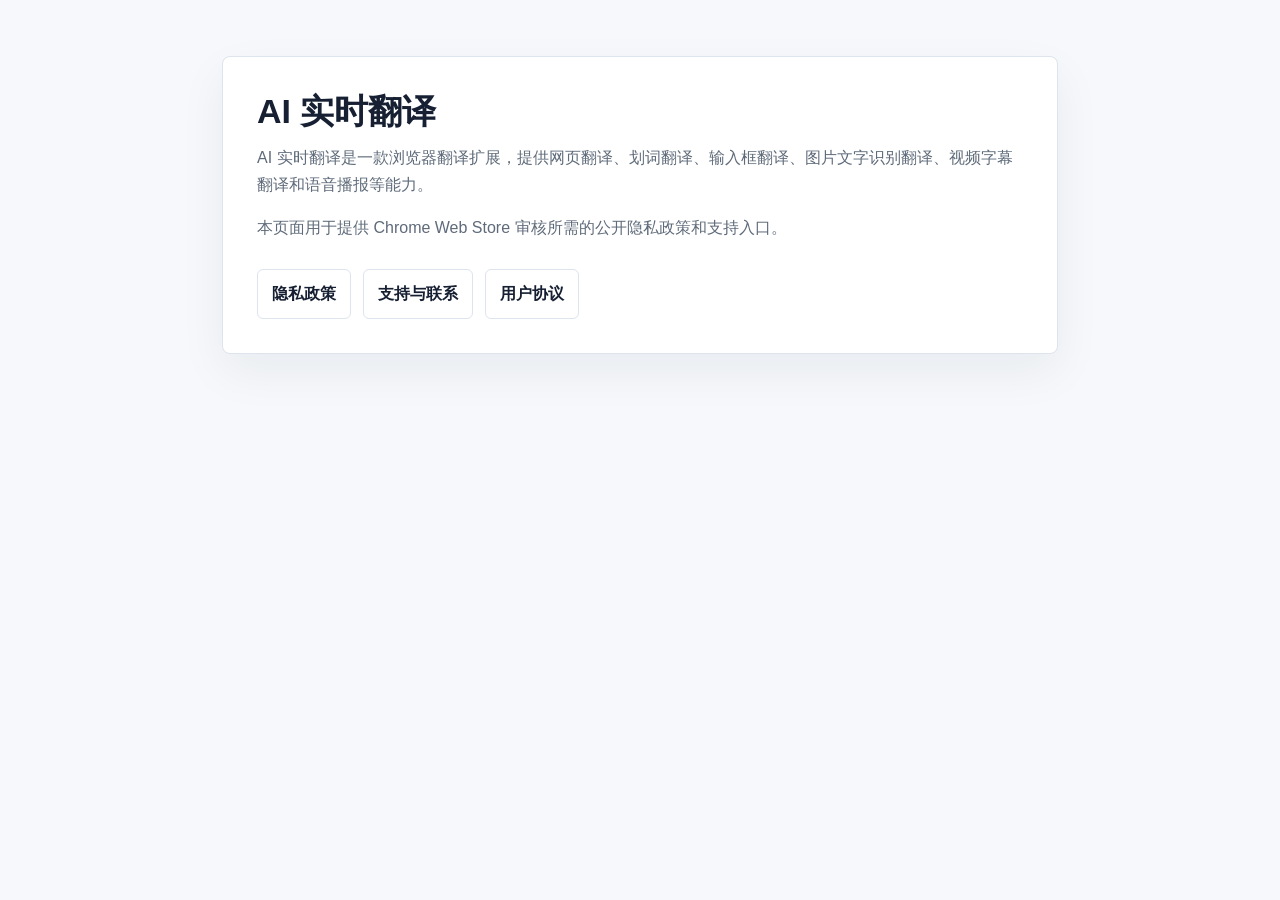
<file: index.html>
<!doctype html>
<html lang="zh-CN">
<head>
  <meta charset="utf-8">
  <meta name="viewport" content="width=device-width, initial-scale=1">
  <title>AI 实时翻译</title>
  <style>
    :root {
      color-scheme: light;
      --text: #172033;
      --muted: #5f6b7a;
      --line: #dde4ee;
      --blue: #2563eb;
      --bg: #f6f8fb;
      --card: #ffffff;
    }
    * { box-sizing: border-box; }
    body {
      margin: 0;
      font-family: -apple-system, BlinkMacSystemFont, "Segoe UI", "PingFang SC", "Microsoft YaHei", Arial, sans-serif;
      color: var(--text);
      background: var(--bg);
      line-height: 1.7;
    }
    main {
      max-width: 880px;
      margin: 0 auto;
      padding: 56px 22px 72px;
    }
    .panel {
      background: var(--card);
      border: 1px solid var(--line);
      border-radius: 8px;
      padding: 34px;
      box-shadow: 0 18px 48px rgba(20, 32, 55, .06);
    }
    h1 {
      margin: 0 0 12px;
      font-size: 34px;
      line-height: 1.2;
    }
    p {
      margin: 0 0 16px;
      color: var(--muted);
      font-size: 16px;
    }
    nav {
      display: flex;
      flex-wrap: wrap;
      gap: 12px;
      margin-top: 28px;
    }
    a {
      color: var(--blue);
      text-decoration: none;
    }
    nav a {
      border: 1px solid var(--line);
      border-radius: 6px;
      padding: 10px 14px;
      background: #fff;
      color: var(--text);
      font-weight: 600;
    }
    nav a:hover { border-color: #9bb8f5; color: var(--blue); }
  </style>
</head>
<body>
  <main>
    <section class="panel">
      <h1>AI 实时翻译</h1>
      <p>AI 实时翻译是一款浏览器翻译扩展，提供网页翻译、划词翻译、输入框翻译、图片文字识别翻译、视频字幕翻译和语音播报等能力。</p>
      <p>本页面用于提供 Chrome Web Store 审核所需的公开隐私政策和支持入口。</p>
      <nav aria-label="页面导航">
        <a href="privacy.html">隐私政策</a>
        <a href="support.html">支持与联系</a>
        <a href="terms.html">用户协议</a>
      </nav>
    </section>
  </main>
</body>
</html>
</file>
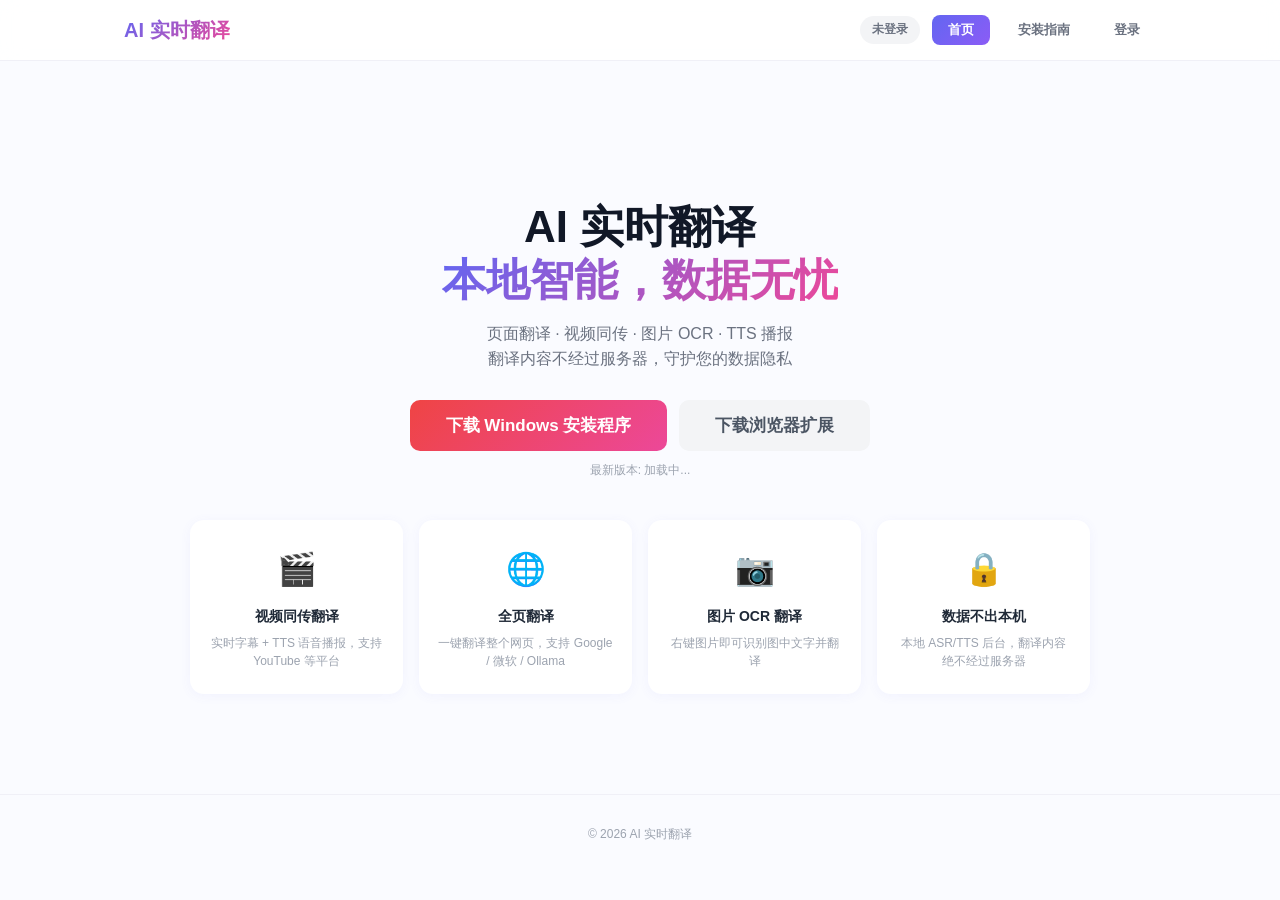
<file: auth-server/web/index.html>
<!DOCTYPE html>
<html lang="zh-CN">
<head>
<meta charset="UTF-8">
<meta name="viewport" content="width=device-width,initial-scale=1">
<title>AI 实时翻译 — 本地智能，数据无忧</title>
<style>
*{box-sizing:border-box;margin:0;padding:0}
body{font-family:-apple-system,BlinkMacSystemFont,"PingFang SC","Microsoft YaHei",Arial,sans-serif;color:#1f2937;background:#fafbff;line-height:1.6}
a{color:inherit;text-decoration:none}
.wrap{max-width:1080px;margin:0 auto;padding:0 24px}
.btn{display:inline-block;text-align:center;padding:12px 24px;border-radius:10px;font-weight:700;font-size:15px;cursor:pointer;border:none;transition:all .15s;font-family:inherit;min-width:140px}
.btn.primary{background:linear-gradient(135deg,#6366f1,#8b5cf6);color:#fff;box-shadow:0 4px 16px rgba(99,102,241,0.3)}
.btn.primary:hover{filter:brightness(1.08);box-shadow:0 6px 22px rgba(99,102,241,0.4)}
.btn.primary:disabled{background:rgba(243,244,246,0.9);color:#9ca3af;box-shadow:none;cursor:not-allowed}
.btn.gray{background:#f3f4f6;color:#4b5563}
.btn.gray:hover{background:#e5e7eb}
.btn.gray:disabled{color:#9ca3af;cursor:not-allowed}
.btn.red{background:linear-gradient(135deg,#ef4444,#ec4899);color:#fff}
.btn.red:hover{filter:brightness(1.08)}
.btn.small{padding:8px 16px;font-size:13px;min-width:auto}

/* Header */
header{position:sticky;top:0;z-index:50;padding:14px 0;border-bottom:1px solid #f0f0f7;background:rgba(255,255,255,.85);backdrop-filter:blur(12px)}
header .wrap{display:flex;align-items:center;justify-content:space-between;gap:12px}
.logo{font-size:20px;font-weight:800;background:linear-gradient(135deg,#6366f1,#ec4899);-webkit-background-clip:text;-webkit-text-fill-color:transparent;flex-shrink:0}
.header-right{display:flex;align-items:center;gap:12px;font-size:13px}
.plan-badge{display:inline-block;padding:4px 12px;border-radius:20px;font-size:12px;font-weight:700}
.plan-badge.trial{background:#f3f4f6;color:#6b7280}
.plan-badge.premium{background:linear-gradient(135deg,#fef3c7,#fde68a);color:#92400e}

/* Sections */
section{padding:60px 0}
.hero{text-align:center;padding:80px 0 40px}
.hero h1{font-size:44px;line-height:1.2;font-weight:800;color:#111827;margin-bottom:14px}
.hero h1 em{font-style:normal;background:linear-gradient(135deg,#6366f1,#ec4899);-webkit-background-clip:text;-webkit-text-fill-color:transparent}
.hero p{font-size:16px;color:#6b7280;max-width:680px;margin:0 auto 28px}
.hero .dl-btns{display:flex;gap:12px;justify-content:center;flex-wrap:wrap}
.hero .version{font-size:12px;color:#9ca3af;margin-top:10px}

.features{display:grid;grid-template-columns:repeat(4,1fr);gap:16px;max-width:900px;margin:0 auto}
.feat-card{background:#fff;border-radius:14px;padding:24px 18px;text-align:center;box-shadow:0 2px 12px rgba(99,102,241,.06)}
.feat-card .ico{font-size:32px;margin-bottom:10px}
.feat-card h4{font-size:14px;font-weight:700;color:#1f2937;margin-bottom:6px}
.feat-card p{font-size:12px;color:#9ca3af;line-height:1.5}

/* Cards */
.card{background:#fff;border-radius:18px;padding:30px 28px;box-shadow:0 4px 20px rgba(99,102,241,.08);max-width:480px;margin:0 auto}
.card h2{font-size:18px;font-weight:800;color:#111827;margin-bottom:6px;text-align:center}
.card .sub{font-size:13px;color:#6b7280;margin-bottom:20px;text-align:center}

/* Form */
input[type="email"],input[type="text"]{
  padding:10px 14px;border:1px solid rgba(0,0,0,.1);border-radius:10px;
  font-size:14px;outline:none;font-family:inherit;width:100%;
  transition:border-color 0.2s,box-shadow 0.2s;
}
input:focus{border-color:#8b5cf6;box-shadow:0 0 0 3px rgba(139,92,246,0.08)}
.field-row{display:flex;gap:8px;align-items:center;margin-bottom:12px}
.field-row input{flex:1;min-width:0}
.tip{font-size:11px;color:#9ca3af;margin-top:-6px;margin-bottom:14px}

/* Msg */
.msg{padding:8px 12px;border-radius:8px;font-size:12px;margin-bottom:12px;display:none}
.msg.error{background:#fef2f2;color:#b91c1c;display:block}
.msg.ok{background:#ecfdf5;color:#047857;display:block}
.msg.info{background:#eef2ff;color:#4338ca;display:block}

/* Install guide */
.steps{max-width:600px;margin:0 auto;list-style:none;counter-reset:step}
.steps li{counter-increment:step;display:flex;gap:16px;align-items:flex-start;padding:16px 0;border-bottom:1px solid #f0f0f7}
.steps li::before{content:counter(step);flex-shrink:0;width:28px;height:28px;border-radius:50%;background:linear-gradient(135deg,#6366f1,#8b5cf6);color:#fff;font-weight:700;font-size:13px;display:flex;align-items:center;justify-content:center}
.steps h4{font-size:14px;font-weight:700;margin-bottom:4px;color:#1f2937}
.steps p,.steps code{font-size:13px;color:#6b7280}
.steps code{background:#f3f4f6;padding:2px 6px;border-radius:4px;font-size:12px}

/* Info rows */
.info-row{display:flex;justify-content:space-between;align-items:center;padding:14px 0;border-bottom:1px solid #f3f4f6}
.info-row:last-child{border-bottom:none}
.info-label{font-size:14px;color:#6b7280}
.info-value{font-size:14px;font-weight:600;color:#1f2937}

/* Tabs */
.tab-btn{padding:6px 16px;border-radius:8px;font-size:13px;font-weight:600;cursor:pointer;border:none;background:transparent;color:#6b7280;font-family:inherit;transition:all .15s}
.tab-btn:hover{color:#111827;background:rgba(0,0,0,.04)}
.tab-btn.active{background:linear-gradient(135deg,#6366f1,#8b5cf6);color:#fff}
.tab-panel{display:none}
.tab-panel.active{display:block}

footer{padding:30px 0;text-align:center;color:#9ca3af;font-size:12px;border-top:1px solid #f0f0f7;margin-top:40px}

@media(max-width:768px){
  .hero h1{font-size:28px}
  .features{grid-template-columns:repeat(2,1fr)}
  header .wrap{flex-direction:column}
}
@media(max-width:480px){
  .features{grid-template-columns:1fr}
  .hero h1{font-size:22px}
  .hero .dl-btns{flex-direction:column;align-items:center}
}
</style>
</head>
<body>

<header>
  <div class="wrap">
    <div class="logo">AI 实时翻译</div>
    <div class="header-right" id="headerRight">
      <span id="headerPlan" class="plan-badge trial">未登录</span>
      <button class="tab-btn active" data-tab="home">首页</button>
      <button class="tab-btn" data-tab="login" id="tabLoginBtn">登录</button>
      <button class="tab-btn" data-tab="account" id="tabAccountBtn" style="display:none">账号</button>
    </div>
  </div>
</header>

<!-- Home -->
<section class="tab-panel active" id="tab-home">
  <div class="hero">
    <h1>AI 实时翻译<br><em>本地智能，数据无忧</em></h1>
    <p>页面翻译 · 视频同传 · 图片 OCR · TTS 播报<br>翻译内容不经过服务器，守护您的数据隐私</p>
    <div class="dl-btns">
      <button class="btn red" id="btnDlInstaller" style="font-size:17px;padding:14px 36px">下载 Windows 安装程序</button>
      <button class="btn gray" id="btnDlExtension" style="font-size:17px;padding:14px 36px">下载浏览器扩展</button>
    </div>
    <div class="version" id="dlVersion">最新版本: 加载中...</div>
  </div>

  <div class="wrap">
    <div class="features">
      <div class="feat-card"><div class="ico">🎬</div><h4>视频同传翻译</h4><p>实时字幕 + TTS 语音播报，支持 YouTube 等平台</p></div>
      <div class="feat-card"><div class="ico">🌐</div><h4>全页翻译</h4><p>一键翻译整个网页，支持 Google / 微软 / Ollama</p></div>
      <div class="feat-card"><div class="ico">📷</div><h4>图片 OCR 翻译</h4><p>右键图片即可识别图中文字并翻译</p></div>
      <div class="feat-card"><div class="ico">🔒</div><h4>数据不出本机</h4><p>本地 ASR/TTS 后台，翻译内容绝不经过服务器</p></div>
    </div>
  </div>
</section>

<!-- Install Guide -->
<section class="tab-panel" id="tab-guide">
  <div class="wrap">
    <div class="card" style="max-width:640px">
      <h2>安装指南</h2>
      <p class="sub">2 步完成安装</p>
      <ol class="steps">
        <li>
          <div>
            <h4>第一步：安装 Windows 后台服务</h4>
            <p>下载并运行 <strong>installer.exe</strong>，一键安装本地翻译引擎。安装后系统托盘中不会有图标，服务在后台静默运行。</p>
            <p style="margin-top:6px;font-size:11px;color:#9ca3af">需要 Windows 10 或更高版本。首次运行可能弹出 SmartScreen 提示，点击"更多信息"→"仍要运行"即可。</p>
          </div>
        </li>
        <li>
          <div>
            <h4>第二步：加载浏览器扩展</h4>
            <p>下载 <strong>extension.zip</strong> 并解压到一个文件夹。</p>
            <p style="margin-top:4px">打开 Chrome 浏览器，在地址栏输入 <code>chrome://extensions</code>，打开右上角<strong>"开发者模式"</strong>开关，点击<strong>"加载已解压的扩展程序"</strong>，选择刚才解压的文件夹。</p>
          </div>
        </li>
      </ol>
      <p style="text-align:center;margin-top:20px">
        <button class="btn primary" onclick="switchTab('home')">返回首页下载</button>
      </p>
    </div>
  </div>
</section>

<!-- Login -->
<section class="tab-panel" id="tab-login">
  <div class="wrap">
    <div class="card">
      <h2>登录</h2>
      <p class="sub">新用户首次登录即注册</p>
      <div class="msg" id="loginMsg"></div>
      <div class="field-row">
        <input type="email" id="loginEmail" placeholder="邮箱（Gmail / QQ / 163 等）" autocomplete="username" spellcheck="false">
        <button class="btn gray small" id="loginBtnSend">发送验证码</button>
      </div>
      <input type="text" id="loginCode" placeholder="6 位验证码" maxlength="6" autocomplete="one-time-code" inputmode="numeric" style="margin-bottom:14px">
      <div class="tip">验证码 5 分钟有效；同邮箱 60 秒内只能发 1 条</div>
      <button class="btn primary" id="loginBtnGo" style="width:100%">登录</button>
    </div>
  </div>
</section>

<!-- Account -->
<section class="tab-panel" id="tab-account">
  <div class="wrap">
    <div class="card">
      <h2>账号信息</h2>
      <div class="msg" id="acctMsg"></div>
      <div class="info-row">
        <span class="info-label">邮箱</span>
        <span class="info-value" id="acctEmail">-</span>
      </div>
      <div class="info-row">
        <span class="info-label">当前方案</span>
        <span id="acctPlan">-</span>
      </div>
      <div class="info-row">
        <span class="info-label">最近活动</span>
        <span class="info-value" id="acctLogin">-</span>
      </div>
      <div style="text-align:center;margin-top:24px">
        <button class="btn gray" id="btnLogout">退出登录</button>
      </div>
    </div>
  </div>
</section>

<footer>
  <p>&copy; 2026 AI 实时翻译</p>
</footer>

<script>
var AUTH_API = 'http://101.96.227.131/auth-server';
var _token = '';
var _plan = 'trial';
var _email = '';

function $(id){ return document.getElementById(id); }

// ─── Tab switching ──────────────────────────────────────────────────
var tabBtns = document.querySelectorAll('.tab-btn');
var tabPanels = document.querySelectorAll('.tab-panel');

function switchTab(name){
  tabBtns.forEach(function(b){ b.classList.toggle('active', b.dataset.tab === name); });
  tabPanels.forEach(function(p){ p.classList.toggle('active', p.id === 'tab-' + name); });
  if (name === 'account') loadAccount();
}
tabBtns.forEach(function(b){ b.addEventListener('click', function(){ switchTab(b.dataset.tab); }); });

// ─── Auth helpers ───────────────────────────────────────────────────
function saveAuth(token, plan, email){
  _token = token; _plan = plan; _email = email;
  try { localStorage.setItem('authToken', token); } catch(_){}
  try { localStorage.setItem('userPlan', plan); } catch(_){}
  try { localStorage.setItem('userEmail', email); } catch(_){}
  updateHeader();
}

function clearAuth(){
  _token = ''; _plan = 'trial'; _email = '';
  try { localStorage.removeItem('authToken'); } catch(_){}
  try { localStorage.removeItem('userPlan'); } catch(_){}
  try { localStorage.removeItem('userEmail'); } catch(_){}
  updateHeader();
}

function loadAuth(){
  _token = localStorage.getItem('authToken') || '';
  _plan = localStorage.getItem('userPlan') || 'trial';
  _email = localStorage.getItem('userEmail') || '';
  updateHeader();
}

function updateHeader(){
  if (_token) {
    $('headerPlan').textContent = (_plan === 'premium' ? '专业版' : '体验版') + ' · ' + _email;
    $('headerPlan').className = 'plan-badge ' + (_plan === 'premium' ? 'premium' : 'trial');
    $('tabLoginBtn').style.display = 'none';
    $('tabAccountBtn').style.display = '';
  } else {
    $('headerPlan').textContent = '未登录';
    $('headerPlan').className = 'plan-badge trial';
    $('tabLoginBtn').style.display = '';
    $('tabAccountBtn').style.display = 'none';
  }
}

// ─── Show msg ───────────────────────────────────────────────────────
function showMsg(elId, text, type){
  var el = $(elId);
  el.textContent = text;
  el.className = 'msg ' + (type || 'info');
}

// ─── Countdown ──────────────────────────────────────────────────────
function startCountdown(btnEl){
  var left = 60;
  btnEl.textContent = '重新发送 (' + left + 's)';
  btnEl.disabled = true;
  var timer = setInterval(function(){
    left--;
    if (left <= 0) {
      clearInterval(timer);
      btnEl.textContent = '发送验证码';
      btnEl.disabled = false;
    } else {
      btnEl.textContent = '重新发送 (' + left + 's)';
    }
  }, 1000);
}

// ─── Login ──────────────────────────────────────────────────────────
$('loginBtnSend').addEventListener('click', function(){
  var email = $('loginEmail').value.trim();
  if (!email || !/@/.test(email)) { showMsg('loginMsg', '请输入有效邮箱', 'error'); return; }
  this.disabled = true;
  this.textContent = '发送中...';
  fetch(AUTH_API + '/api/auth/send-code', {
    method: 'POST', headers:{'Content-Type':'application/json'},
    body: JSON.stringify({email: email})
  }).then(function(r){ return r.json(); }).then(function(d){
    if (d.error) { showMsg('loginMsg', d.error, 'error'); $('loginBtnSend').disabled = false; $('loginBtnSend').textContent = '发送验证码'; return; }
    showMsg('loginMsg', '验证码已发送，请查收邮箱', 'ok');
    startCountdown($('loginBtnSend'));
  }).catch(function(){
    showMsg('loginMsg', '无法连接服务器', 'error');
    $('loginBtnSend').disabled = false; $('loginBtnSend').textContent = '发送验证码';
  });
});

$('loginBtnGo').addEventListener('click', function(){
  var email = $('loginEmail').value.trim();
  var code = $('loginCode').value.trim();
  if (!email || !code) { showMsg('loginMsg', '请填写邮箱和验证码', 'error'); return; }
  this.disabled = true; this.textContent = '登录中...';
  fetch(AUTH_API + '/api/auth/login', {
    method: 'POST', headers:{'Content-Type':'application/json'},
    body: JSON.stringify({email: email, code: code})
  }).then(function(r){ return r.json(); }).then(function(d){
    if (d.error) { showMsg('loginMsg', d.error, 'error'); $('loginBtnGo').disabled = false; $('loginBtnGo').textContent = '登录'; return; }
    showMsg('loginMsg', '登录成功', 'ok');
    saveAuth(d.token, d.plan || 'trial', email);
    setTimeout(function(){ switchTab('home'); }, 1000);
  }).catch(function(){
    showMsg('loginMsg', '无法连接服务器', 'error');
    $('loginBtnGo').disabled = false; $('loginBtnGo').textContent = '登录';
  });
});

$('loginCode').addEventListener('keydown', function(e){ if(e.key==='Enter') $('loginBtnGo').click(); });

// ─── Account ────────────────────────────────────────────────────────
function loadAccount(){
  if (!_token) { $('acctEmail').textContent = '-'; $('acctPlan').innerHTML = '-'; return; }
  fetch(AUTH_API + '/api/auth/me', { headers:{'Authorization':'Bearer '+_token} })
    .then(function(r){ return r.json(); }).then(function(d){
      if (d.error) { showMsg('acctMsg', d.error, 'error'); return; }
      $('acctEmail').textContent = d.user.email || _email || '-';
      if (d.plan === 'premium') {
        $('acctPlan').innerHTML = '<span class="plan-badge premium">专业版</span>';
      } else {
        $('acctPlan').innerHTML = '<span class="plan-badge trial">体验版</span>';
      }
      $('acctLogin').textContent = formatDate(d.user.updatedAt || d.user.createdAt);
    }).catch(function(){ showMsg('acctMsg', '无法连接服务器', 'error'); });
}

$('btnLogout').addEventListener('click', function(){
  clearAuth();
  showMsg('acctMsg', '已退出登录', 'ok');
  setTimeout(function(){ switchTab('home'); }, 800);
});

function formatDate(isoStr){
  if (!isoStr) return '-';
  var d = new Date(isoStr);
  return d.getFullYear()+'-'+pad(d.getMonth()+1)+'-'+pad(d.getDate())+' '+pad(d.getHours())+':'+pad(d.getMinutes());
}
function pad(n){ return n<10?'0'+n:''+n; }

// ─── Download ───────────────────────────────────────────────────────
$('btnDlInstaller').addEventListener('click', function(){
  window.open('https://github.com/zm328876490-del/zilong-releases/releases/latest/download/installer.exe', '_blank');
  $('btnDlInstaller').textContent = '已开始下载 ✓';
  setTimeout(function(){ $('btnDlInstaller').textContent = '下载 Windows 安装程序'; }, 3000);
});

$('btnDlExtension').addEventListener('click', function(){
  window.open('https://github.com/zm328876490-del/zilong-releases/releases/latest/download/extension.zip', '_blank');
  $('btnDlExtension').textContent = '已开始下载 ✓';
  setTimeout(function(){ $('btnDlExtension').textContent = '下载浏览器扩展'; }, 3000);
  // Show install guide after clicking download
  setTimeout(function(){ switchTab('guide'); }, 1500);
});

// Version badge
fetch(AUTH_API + '/api/version')
  .then(function(r){ return r.json(); })
  .then(function(d){ if (d.version) $('dlVersion').textContent = '最新版本: v' + d.version; })
  .catch(function(){});

// ─── Init ───────────────────────────────────────────────────────────
loadAuth();
// Add install guide nav
var guideBtn = document.createElement('button');
guideBtn.className = 'tab-btn';
guideBtn.dataset.tab = 'guide';
guideBtn.textContent = '安装指南';
$('headerRight').insertBefore(guideBtn, $('tabLoginBtn'));
guideBtn.addEventListener('click', function(){ switchTab('guide'); });
</script>
</body>
</html>
</file>
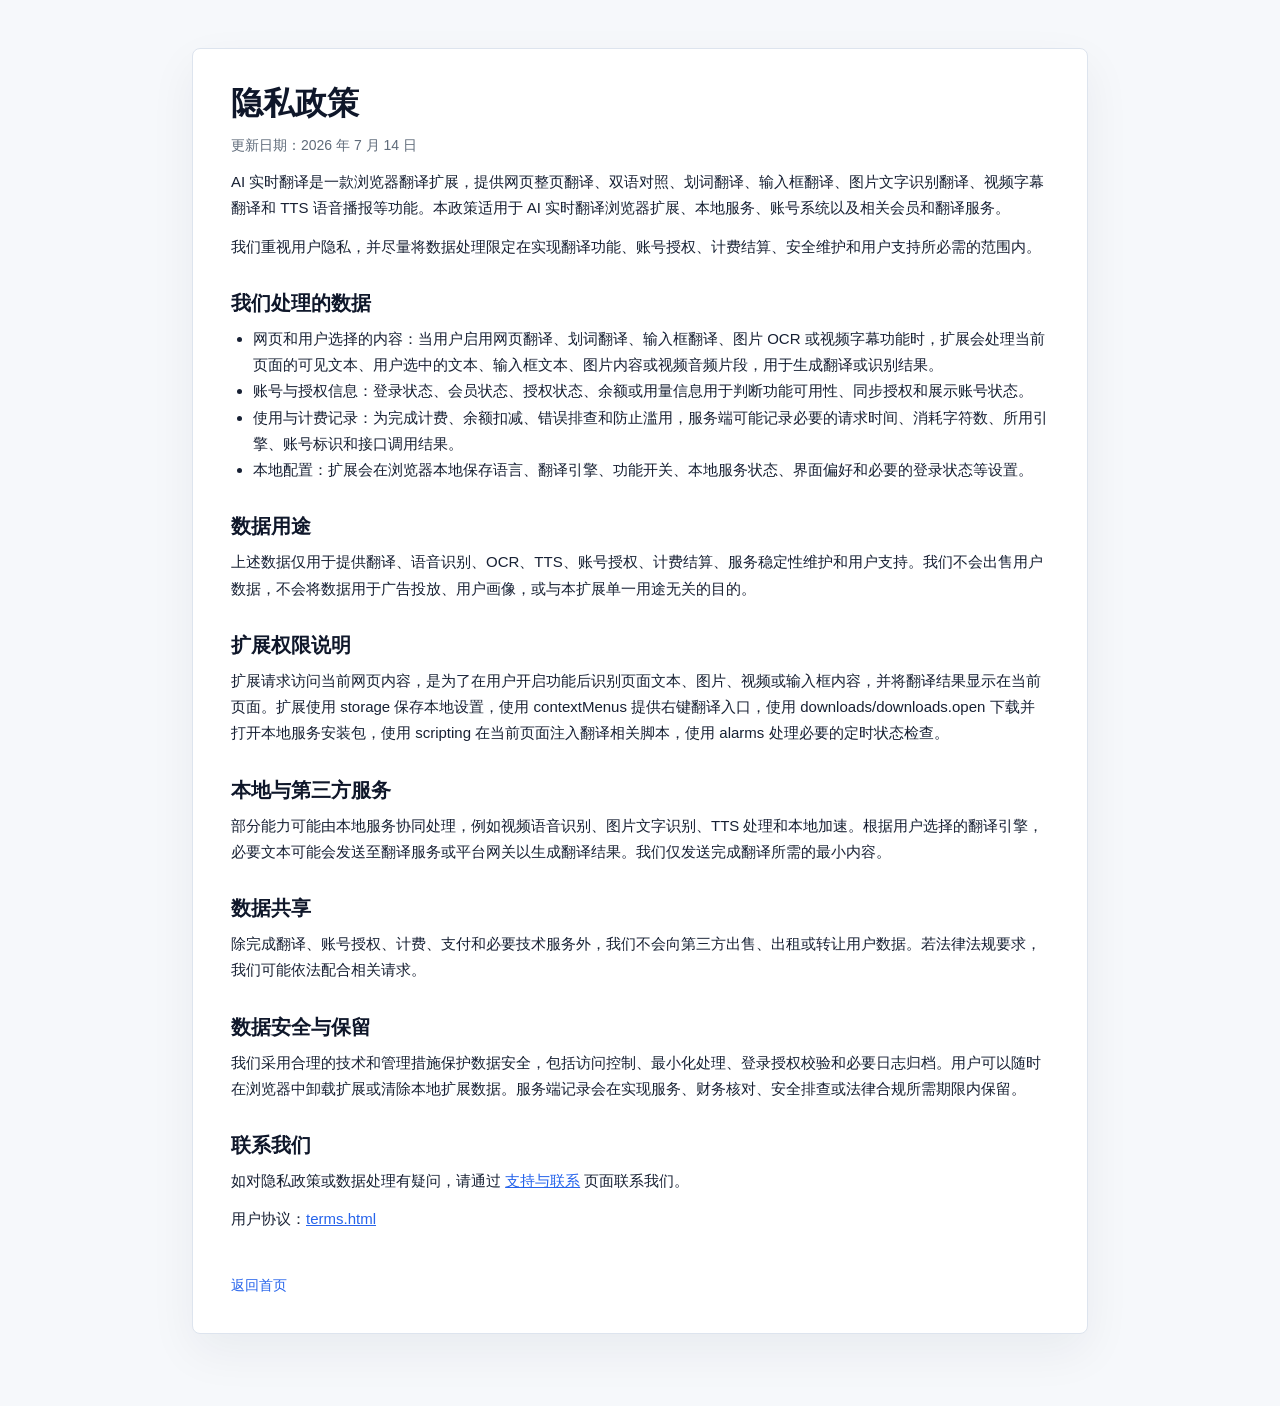
<file: privacy.html>
<!doctype html>
<html lang="zh-CN">
<head>
  <meta charset="utf-8">
  <meta name="viewport" content="width=device-width, initial-scale=1">
  <title>隐私政策 - AI 实时翻译</title>
  <style>
    :root {
      color-scheme: light;
      --text: #172033;
      --muted: #5f6b7a;
      --heading: #0f172a;
      --line: #dde4ee;
      --blue: #2563eb;
      --bg: #f6f8fb;
      --card: #ffffff;
    }
    * { box-sizing: border-box; }
    body {
      margin: 0;
      font-family: -apple-system, BlinkMacSystemFont, "Segoe UI", "PingFang SC", "Microsoft YaHei", Arial, sans-serif;
      color: var(--text);
      background: var(--bg);
      line-height: 1.75;
    }
    main {
      max-width: 940px;
      margin: 0 auto;
      padding: 48px 22px 72px;
    }
    article {
      background: var(--card);
      border: 1px solid var(--line);
      border-radius: 8px;
      padding: 34px 38px;
      box-shadow: 0 18px 48px rgba(20, 32, 55, .06);
    }
    h1, h2 { color: var(--heading); line-height: 1.3; }
    h1 { margin: 0 0 8px; font-size: 32px; }
    h2 { margin: 30px 0 10px; font-size: 20px; }
    p, li { font-size: 15px; }
    p { margin: 0 0 12px; }
    ul { margin: 0; padding-left: 22px; }
    a { color: var(--blue); }
    .muted { color: var(--muted); font-size: 14px; }
    .back { display: inline-flex; margin-top: 28px; font-size: 14px; text-decoration: none; }
  </style>
</head>
<body>
  <main>
    <article>
      <h1>隐私政策</h1>
      <p class="muted">更新日期：2026 年 7 月 14 日</p>

      <p>AI 实时翻译是一款浏览器翻译扩展，提供网页整页翻译、双语对照、划词翻译、输入框翻译、图片文字识别翻译、视频字幕翻译和 TTS 语音播报等功能。本政策适用于 AI 实时翻译浏览器扩展、本地服务、账号系统以及相关会员和翻译服务。</p>
      <p>我们重视用户隐私，并尽量将数据处理限定在实现翻译功能、账号授权、计费结算、安全维护和用户支持所必需的范围内。</p>

      <h2>我们处理的数据</h2>
      <ul>
        <li>网页和用户选择的内容：当用户启用网页翻译、划词翻译、输入框翻译、图片 OCR 或视频字幕功能时，扩展会处理当前页面的可见文本、用户选中的文本、输入框文本、图片内容或视频音频片段，用于生成翻译或识别结果。</li>
        <li>账号与授权信息：登录状态、会员状态、授权状态、余额或用量信息用于判断功能可用性、同步授权和展示账号状态。</li>
        <li>使用与计费记录：为完成计费、余额扣减、错误排查和防止滥用，服务端可能记录必要的请求时间、消耗字符数、所用引擎、账号标识和接口调用结果。</li>
        <li>本地配置：扩展会在浏览器本地保存语言、翻译引擎、功能开关、本地服务状态、界面偏好和必要的登录状态等设置。</li>
      </ul>

      <h2>数据用途</h2>
      <p>上述数据仅用于提供翻译、语音识别、OCR、TTS、账号授权、计费结算、服务稳定性维护和用户支持。我们不会出售用户数据，不会将数据用于广告投放、用户画像，或与本扩展单一用途无关的目的。</p>

      <h2>扩展权限说明</h2>
      <p>扩展请求访问当前网页内容，是为了在用户开启功能后识别页面文本、图片、视频或输入框内容，并将翻译结果显示在当前页面。扩展使用 storage 保存本地设置，使用 contextMenus 提供右键翻译入口，使用 downloads/downloads.open 下载并打开本地服务安装包，使用 scripting 在当前页面注入翻译相关脚本，使用 alarms 处理必要的定时状态检查。</p>

      <h2>本地与第三方服务</h2>
      <p>部分能力可能由本地服务协同处理，例如视频语音识别、图片文字识别、TTS 处理和本地加速。根据用户选择的翻译引擎，必要文本可能会发送至翻译服务或平台网关以生成翻译结果。我们仅发送完成翻译所需的最小内容。</p>

      <h2>数据共享</h2>
      <p>除完成翻译、账号授权、计费、支付和必要技术服务外，我们不会向第三方出售、出租或转让用户数据。若法律法规要求，我们可能依法配合相关请求。</p>

      <h2>数据安全与保留</h2>
      <p>我们采用合理的技术和管理措施保护数据安全，包括访问控制、最小化处理、登录授权校验和必要日志归档。用户可以随时在浏览器中卸载扩展或清除本地扩展数据。服务端记录会在实现服务、财务核对、安全排查或法律合规所需期限内保留。</p>

      <h2>联系我们</h2>
      <p>如对隐私政策或数据处理有疑问，请通过 <a href="support.html">支持与联系</a> 页面联系我们。</p>
      <p>用户协议：<a href="terms.html">terms.html</a></p>
      <a class="back" href="index.html">返回首页</a>
    </article>
  </main>
</body>
</html>
</file>
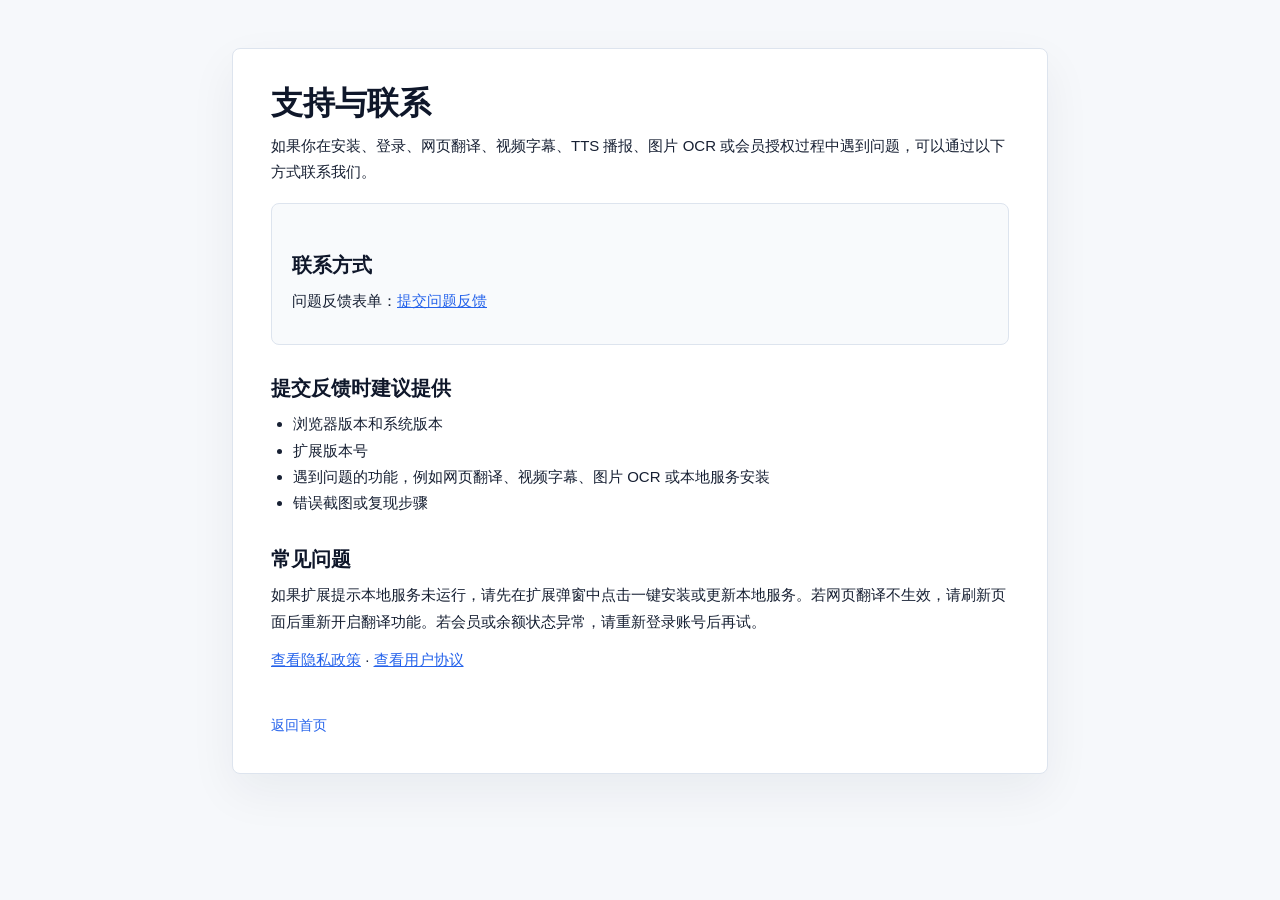
<file: support.html>
<!doctype html>
<html lang="zh-CN">
<head>
  <meta charset="utf-8">
  <meta name="viewport" content="width=device-width, initial-scale=1">
  <title>支持与联系 - AI 实时翻译</title>
  <style>
    :root {
      color-scheme: light;
      --text: #172033;
      --muted: #5f6b7a;
      --heading: #0f172a;
      --line: #dde4ee;
      --blue: #2563eb;
      --bg: #f6f8fb;
      --card: #ffffff;
      --soft: #f8fafc;
    }
    * { box-sizing: border-box; }
    body {
      margin: 0;
      font-family: -apple-system, BlinkMacSystemFont, "Segoe UI", "PingFang SC", "Microsoft YaHei", Arial, sans-serif;
      color: var(--text);
      background: var(--bg);
      line-height: 1.75;
    }
    main {
      max-width: 860px;
      margin: 0 auto;
      padding: 48px 22px 72px;
    }
    section {
      background: var(--card);
      border: 1px solid var(--line);
      border-radius: 8px;
      padding: 34px 38px;
      box-shadow: 0 18px 48px rgba(20, 32, 55, .06);
    }
    h1, h2 { color: var(--heading); line-height: 1.3; }
    h1 { margin: 0 0 8px; font-size: 32px; }
    h2 { margin: 30px 0 10px; font-size: 20px; }
    p, li { font-size: 15px; }
    p { margin: 0 0 12px; }
    ul { margin: 0; padding-left: 22px; }
    a { color: var(--blue); }
    .box {
      background: var(--soft);
      border: 1px solid var(--line);
      border-radius: 8px;
      padding: 18px 20px;
      margin-top: 18px;
    }
    .back { display: inline-flex; margin-top: 28px; font-size: 14px; text-decoration: none; }
  </style>
</head>
<body>
  <main>
    <section>
      <h1>支持与联系</h1>
      <p>如果你在安装、登录、网页翻译、视频字幕、TTS 播报、图片 OCR 或会员授权过程中遇到问题，可以通过以下方式联系我们。</p>

      <div class="box">
        <h2>联系方式</h2>
        <p>问题反馈表单：<a href="https://pcne91ajxhqb.feishu.cn/share/base/form/shrcnBAUs5cRNCQUcRUp0wUqS1g" rel="noopener">提交问题反馈</a></p>
      </div>

      <h2>提交反馈时建议提供</h2>
      <ul>
        <li>浏览器版本和系统版本</li>
        <li>扩展版本号</li>
        <li>遇到问题的功能，例如网页翻译、视频字幕、图片 OCR 或本地服务安装</li>
        <li>错误截图或复现步骤</li>
      </ul>

      <h2>常见问题</h2>
      <p>如果扩展提示本地服务未运行，请先在扩展弹窗中点击一键安装或更新本地服务。若网页翻译不生效，请刷新页面后重新开启翻译功能。若会员或余额状态异常，请重新登录账号后再试。</p>

      <p><a href="privacy.html">查看隐私政策</a> · <a href="terms.html">查看用户协议</a></p>
      <a class="back" href="index.html">返回首页</a>
    </section>
  </main>
</body>
</html>
</file>
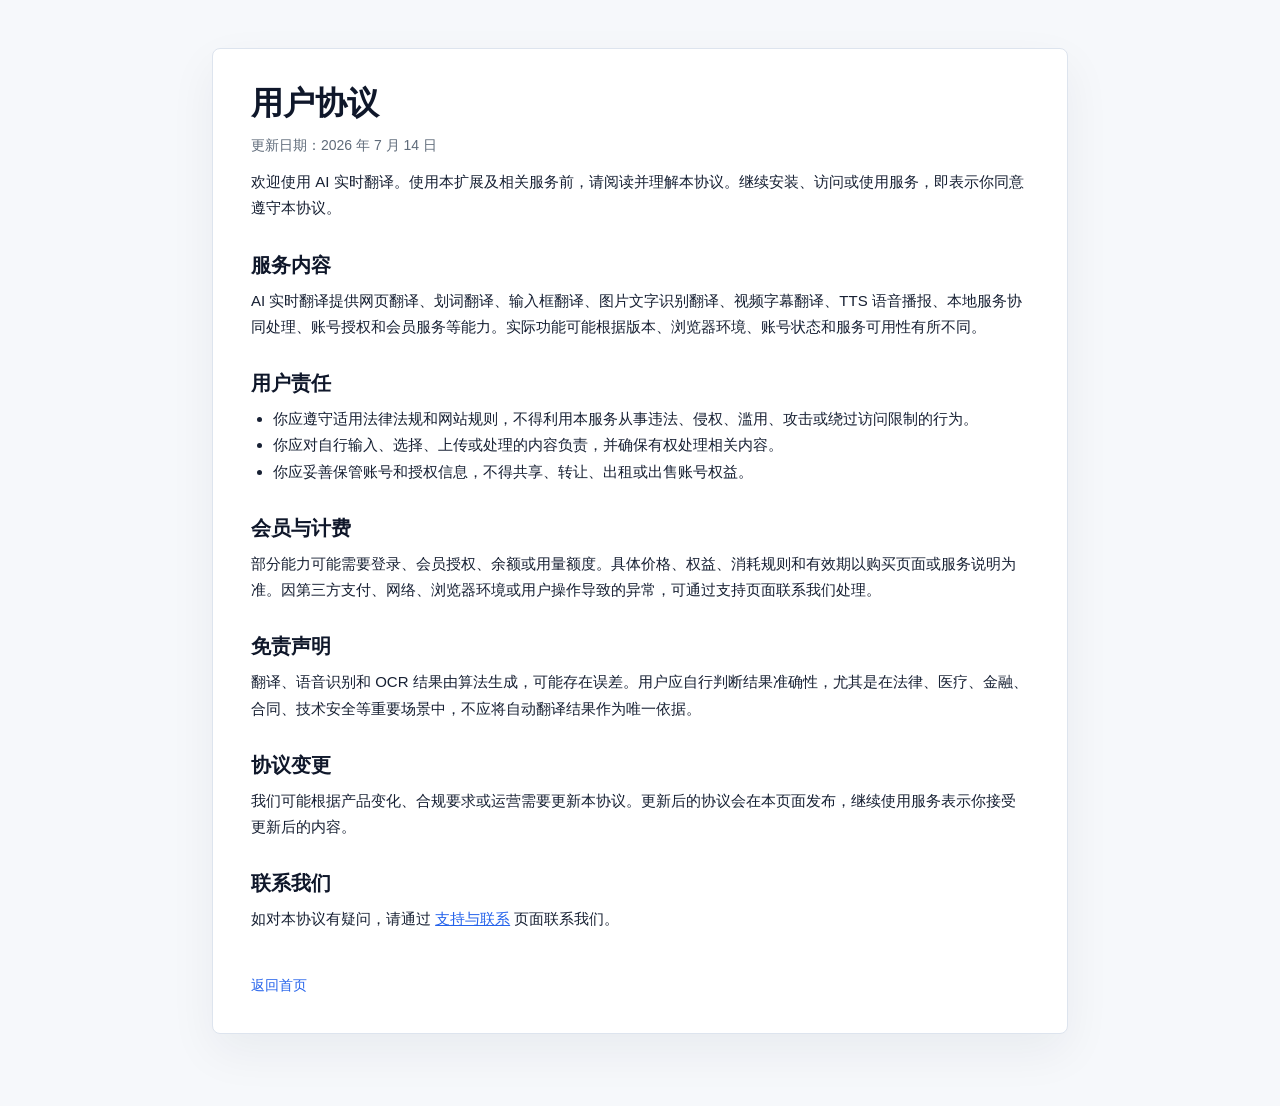
<file: terms.html>
<!doctype html>
<html lang="zh-CN">
<head>
  <meta charset="utf-8">
  <meta name="viewport" content="width=device-width, initial-scale=1">
  <title>用户协议 - AI 实时翻译</title>
  <style>
    :root {
      color-scheme: light;
      --text: #172033;
      --muted: #5f6b7a;
      --heading: #0f172a;
      --line: #dde4ee;
      --blue: #2563eb;
      --bg: #f6f8fb;
      --card: #ffffff;
    }
    * { box-sizing: border-box; }
    body {
      margin: 0;
      font-family: -apple-system, BlinkMacSystemFont, "Segoe UI", "PingFang SC", "Microsoft YaHei", Arial, sans-serif;
      color: var(--text);
      background: var(--bg);
      line-height: 1.75;
    }
    main {
      max-width: 900px;
      margin: 0 auto;
      padding: 48px 22px 72px;
    }
    article {
      background: var(--card);
      border: 1px solid var(--line);
      border-radius: 8px;
      padding: 34px 38px;
      box-shadow: 0 18px 48px rgba(20, 32, 55, .06);
    }
    h1, h2 { color: var(--heading); line-height: 1.3; }
    h1 { margin: 0 0 8px; font-size: 32px; }
    h2 { margin: 30px 0 10px; font-size: 20px; }
    p, li { font-size: 15px; }
    p { margin: 0 0 12px; }
    ul { margin: 0; padding-left: 22px; }
    a { color: var(--blue); }
    .muted { color: var(--muted); font-size: 14px; }
    .back { display: inline-flex; margin-top: 28px; font-size: 14px; text-decoration: none; }
  </style>
</head>
<body>
  <main>
    <article>
      <h1>用户协议</h1>
      <p class="muted">更新日期：2026 年 7 月 14 日</p>

      <p>欢迎使用 AI 实时翻译。使用本扩展及相关服务前，请阅读并理解本协议。继续安装、访问或使用服务，即表示你同意遵守本协议。</p>

      <h2>服务内容</h2>
      <p>AI 实时翻译提供网页翻译、划词翻译、输入框翻译、图片文字识别翻译、视频字幕翻译、TTS 语音播报、本地服务协同处理、账号授权和会员服务等能力。实际功能可能根据版本、浏览器环境、账号状态和服务可用性有所不同。</p>

      <h2>用户责任</h2>
      <ul>
        <li>你应遵守适用法律法规和网站规则，不得利用本服务从事违法、侵权、滥用、攻击或绕过访问限制的行为。</li>
        <li>你应对自行输入、选择、上传或处理的内容负责，并确保有权处理相关内容。</li>
        <li>你应妥善保管账号和授权信息，不得共享、转让、出租或出售账号权益。</li>
      </ul>

      <h2>会员与计费</h2>
      <p>部分能力可能需要登录、会员授权、余额或用量额度。具体价格、权益、消耗规则和有效期以购买页面或服务说明为准。因第三方支付、网络、浏览器环境或用户操作导致的异常，可通过支持页面联系我们处理。</p>

      <h2>免责声明</h2>
      <p>翻译、语音识别和 OCR 结果由算法生成，可能存在误差。用户应自行判断结果准确性，尤其是在法律、医疗、金融、合同、技术安全等重要场景中，不应将自动翻译结果作为唯一依据。</p>

      <h2>协议变更</h2>
      <p>我们可能根据产品变化、合规要求或运营需要更新本协议。更新后的协议会在本页面发布，继续使用服务表示你接受更新后的内容。</p>

      <h2>联系我们</h2>
      <p>如对本协议有疑问，请通过 <a href="support.html">支持与联系</a> 页面联系我们。</p>
      <a class="back" href="index.html">返回首页</a>
    </article>
  </main>
</body>
</html>
</file>
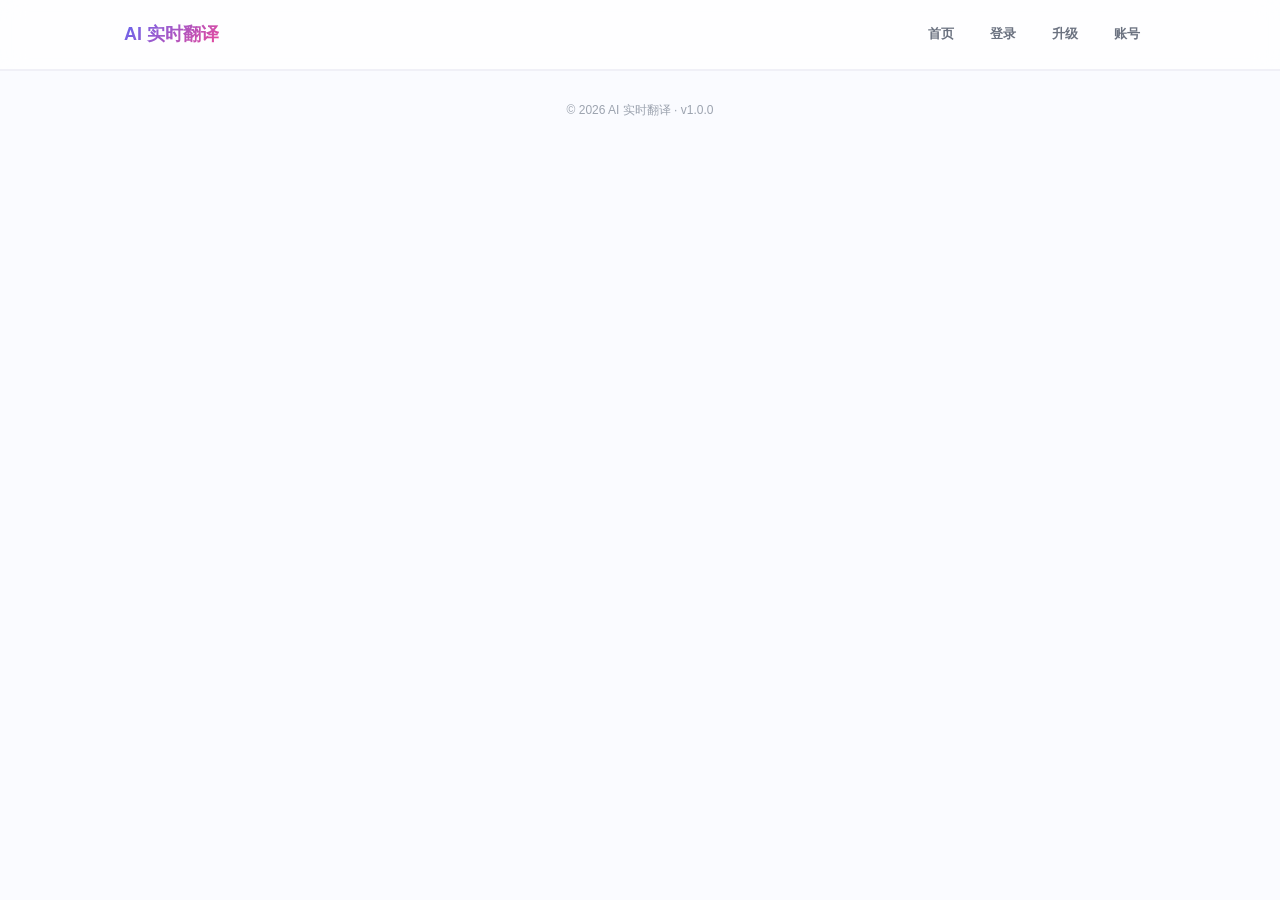
<file: extension/app.html>
<!DOCTYPE html>
<html lang="zh-CN">
<head>
<meta charset="UTF-8">
<meta name="viewport" content="width=device-width,initial-scale=1">
<title>AI 实时翻译</title>
<style>
  *{box-sizing:border-box;margin:0;padding:0}
  body{font-family:-apple-system,BlinkMacSystemFont,"PingFang SC","Microsoft YaHei",Arial,sans-serif;color:#1f2937;background:#fafbff;line-height:1.6}
  a{color:inherit;text-decoration:none}
  .wrap{max-width:1080px;margin:0 auto;padding:0 24px}

  /* ── Header + Nav ── */
  header{padding:18px 0;border-bottom:1px solid #f0f0f7;background:rgba(255,255,255,.7);backdrop-filter:blur(12px);-webkit-backdrop-filter:blur(12px);position:sticky;top:0;z-index:50}
  header .wrap{display:flex;align-items:center;justify-content:space-between}
  .logo{font-size:18px;font-weight:800;background:linear-gradient(135deg,#6366f1,#ec4899);-webkit-background-clip:text;-webkit-text-fill-color:transparent}
  nav{display:flex;gap:4px}
  nav a{padding:6px 16px;border-radius:8px;font-size:13px;font-weight:600;color:#6b7280;cursor:pointer;transition:all .15s;white-space:nowrap}
  nav a:hover{color:#111827;background:rgba(0,0,0,.04)}
  nav a.active{background:linear-gradient(135deg,#6366f1,#8b5cf6);color:white}

  /* ── Tab content ── */
  .tab-panel{display:none}
  .tab-panel.active{display:block}

  /* ── Hero ── */
  .hero{padding:64px 0 30px;text-align:center}
  .hero h1{font-size:40px;line-height:1.25;font-weight:800;color:#111827;margin-bottom:14px}
  .hero h1 em{font-style:normal;background:linear-gradient(135deg,#6366f1,#ec4899);-webkit-background-clip:text;-webkit-text-fill-color:transparent}
  .hero p{font-size:16px;color:#6b7280;max-width:680px;margin:0 auto 22px}
  .badges{display:flex;gap:8px;justify-content:center;flex-wrap:wrap;margin-top:14px}
  .badge{font-size:12px;background:#eef2ff;color:#4338ca;padding:5px 12px;border-radius:14px;font-weight:600}
  .badge.green{background:#ecfdf5;color:#047857}
  .badge.red{background:#fef2f2;color:#b91c1c}

  /* ── Pricing cards ── */
  .pricing{padding:30px 0 40px}
  .pricing-row{display:grid;grid-template-columns:1fr 1.4fr;gap:24px;align-items:stretch}
  .card{background:white;border-radius:18px;padding:30px 28px;box-shadow:0 4px 20px rgba(99,102,241,.08);display:flex;flex-direction:column}
  .card.featured{border:2px solid #6366f1;background:linear-gradient(180deg,#eef2ff 0%,white 50%);position:relative}
  .featured-tag{position:absolute;top:-12px;left:50%;transform:translateX(-50%);font-size:12px;background:linear-gradient(135deg,#ef4444,#ec4899);color:white;padding:4px 14px;border-radius:14px;font-weight:700;box-shadow:0 4px 12px rgba(239,68,68,.4)}
  .card h3{font-size:18px;color:#1f2937;margin-bottom:6px;font-weight:700}
  .card .tag-line{font-size:13px;color:#6b7280;margin-bottom:18px}
  .price-block{display:flex;align-items:baseline;gap:10px;margin:8px 0}
  .price-orig{font-size:18px;color:#9ca3af;text-decoration:line-through;font-weight:500}
  .price-now{font-size:46px;font-weight:800;color:#ef4444}
  .price-now small{font-size:14px;color:#6b7280;font-weight:500;margin-left:4px}
  .price-sub{font-size:13px;color:#6b7280;margin-bottom:18px}
  .save-tip{display:inline-block;background:#fef3c7;color:#92400e;font-size:12px;padding:4px 10px;border-radius:6px;font-weight:700;margin-bottom:14px}
  .features{list-style:none;font-size:14px;color:#374151;margin-bottom:18px;flex:1}
  .features li{padding:8px 0;border-bottom:1px solid #f5f5f9;display:flex;align-items:flex-start;gap:8px}
  .features li::before{content:"✓";color:#10b981;font-weight:800;flex-shrink:0;font-size:15px}
  .features li.muted{color:#9ca3af}
  .features li.muted::before{content:"−";color:#d1d5db}
  .features li strong{color:#1f2937}

  /* ── Buttons ── */
  .btn{display:block;text-align:center;padding:14px 16px;border-radius:10px;font-weight:700;font-size:15px;cursor:pointer;border:none;transition:all .15s;width:100%;font-family:inherit}
  .btn.primary{background:linear-gradient(135deg,#6366f1,#8b5cf6);color:white;box-shadow:0 4px 16px rgba(99,102,241,0.3)}
  .btn.primary:hover{filter:brightness(1.08);box-shadow:0 6px 22px rgba(99,102,241,0.4)}
  .btn.primary:active{transform:scale(0.97)}
  .btn.primary:disabled{background:rgba(243,244,246,0.9);color:#9ca3af;box-shadow:none;cursor:not-allowed;transform:none;filter:none}
  .btn.red{background:linear-gradient(135deg,#ef4444,#ec4899);color:white;font-size:16px}
  .btn.red:hover{filter:brightness(1.08);box-shadow:0 6px 18px rgba(239,68,68,.35)}
  .btn.gray{background:#f3f4f6;color:#4b5563}
  .btn.gray:hover{background:#e5e7eb}
  .btn.gray:disabled{color:#9ca3af;cursor:not-allowed}
  .btn.small{width:auto;flex-shrink:0;white-space:nowrap;padding:10px 16px;font-size:13px;min-width:110px}

  /* ── Login / Account card ── */
  .form-section{padding:80px 0;display:flex;align-items:center;justify-content:center}
  .form-card{background:white;border-radius:18px;padding:30px 28px;box-shadow:0 4px 20px rgba(99,102,241,.08);width:100%;max-width:420px}
  .form-card h2{font-size:18px;font-weight:800;color:#111827;margin-bottom:6px;text-align:center}
  .form-card .sub{font-size:13px;color:#6b7280;margin-bottom:24px;text-align:center}
  .field-row{display:flex;gap:8px;align-items:center;margin-bottom:14px}
  .field-row input{flex:1;min-width:0}
  input[type="email"],input[type="text"]{
    padding:10px 14px;border:1px solid rgba(0,0,0,.1);border-radius:10px;
    font-size:14px;outline:none;font-family:inherit;transition:border-color 0.2s,box-shadow 0.2s;
    width:100%;
  }
  input[type="email"]:focus,input[type="text"]:focus{
    border-color:#8b5cf6;box-shadow:0 0 0 3px rgba(139,92,246,0.08);
  }

  /* ── Messages ── */
  .msg{padding:8px 12px;border-radius:8px;font-size:12px;margin-bottom:12px;display:none}
  .msg.error{background:#fef2f2;color:#b91c1c;display:block}
  .msg.ok{background:#ecfdf5;color:#047857;display:block}
  .msg.info{background:#eef2ff;color:#4338ca;display:block}
  .tip{font-size:11px;color:#9ca3af;margin-top:-6px;margin-bottom:14px}

  /* ── Account info rows ── */
  .info-row{display:flex;justify-content:space-between;align-items:center;padding:14px 0;border-bottom:1px solid #f3f4f6}
  .info-row:last-child{border-bottom:none}
  .info-label{font-size:14px;color:#6b7280}
  .info-value{font-size:14px;font-weight:600;color:#1f2937}
  .plan-badge{display:inline-block;padding:4px 14px;border-radius:20px;font-size:12px;font-weight:700}
  .plan-badge.trial{background:#f3f4f6;color:#6b7280}
  .plan-badge.premium{background:linear-gradient(135deg,#fef3c7,#fde68a);color:#92400e}
  .btn-row{display:flex;gap:12px;margin-top:24px}

  /* ── Privacy ── */
  .privacy{background:linear-gradient(135deg,#1f2937,#111827);color:white;padding:54px 0;margin:30px 0}
  .privacy h2{font-size:24px;margin-bottom:16px;text-align:center}
  .privacy-grid{display:grid;grid-template-columns:repeat(3,1fr);gap:18px;margin-top:30px}
  .privacy-item{background:rgba(255,255,255,.06);padding:20px;border-radius:12px;border:1px solid rgba(255,255,255,.08)}
  .privacy-item .ico{font-size:24px;margin-bottom:8px}
  .privacy-item h4{font-size:15px;margin-bottom:6px;color:#fbbf24}
  .privacy-item p{font-size:13px;color:#d1d5db}

  /* ── FAQ ── */
  .faq{padding:60px 0}
  .faq h2{font-size:24px;margin-bottom:24px;text-align:center}
  details{background:white;border-radius:10px;padding:14px 18px;margin-bottom:10px;border:1px solid #f0f0f7;cursor:pointer}
  details[open]{border-color:#c7d2fe;background:#fafbff}
  summary{font-weight:700;font-size:14px;list-style:none;display:flex;justify-content:space-between;align-items:center;color:#1f2937}
  summary::after{content:"+";font-size:20px;color:#6366f1;font-weight:400}
  details[open] summary::after{content:"−"}
  details p{margin-top:10px;font-size:13px;color:#4b5563;line-height:1.7}

  /* ── Payment modal ── */
  .pay-modal-bg{display:none;position:fixed;inset:0;background:rgba(0,0,0,.5);z-index:99;align-items:center;justify-content:center;overflow-y:auto;padding:20px}
  .pay-modal-bg.show{display:flex}
  .pay-modal{background:white;border-radius:16px;padding:28px 24px;max-width:440px;width:100%;box-shadow:0 20px 50px rgba(0,0,0,.25);position:relative}
  .pay-modal h3{font-size:18px;font-weight:800;margin-bottom:6px}
  .pay-modal .sub{font-size:13px;color:#6b7280;margin-bottom:18px}
  .pay-close{margin-top:12px;text-align:center;color:#9ca3af;font-size:12px;cursor:pointer}
  .pay-close:hover{color:#6b7280}

  /* ── Footer ── */
  footer{padding:30px 0;text-align:center;color:#9ca3af;font-size:12px;border-top:1px solid #f0f0f7}

  /* ── Home ── */
  .home-hero{padding:64px 0 40px;text-align:center}
  .home-hero h1{font-size:40px;line-height:1.25;font-weight:800;color:#111827;margin-bottom:14px}
  .home-hero h1 em{font-style:normal;background:linear-gradient(135deg,#6366f1,#ec4899);-webkit-background-clip:text;-webkit-text-fill-color:transparent}
  .home-hero p{font-size:16px;color:#6b7280;max-width:680px;margin:0 auto 26px}
  .home-features{display:grid;grid-template-columns:repeat(4,1fr);gap:16px;max-width:900px;margin:0 auto;padding:0 24px 50px}
  .home-feat{background:white;border-radius:14px;padding:22px 18px;text-align:center;box-shadow:0 2px 12px rgba(99,102,241,.06);transition:transform .15s}
  .home-feat:hover{transform:translateY(-2px)}
  .home-feat .feat-ico{font-size:32px;margin-bottom:10px}
  .home-feat h4{font-size:14px;font-weight:700;color:#1f2937;margin-bottom:6px}
  .home-feat p{font-size:12px;color:#9ca3af;line-height:1.5}
  .home-cta{max-width:520px;margin:0 auto;padding:0 24px 60px}
  .home-card{background:white;border-radius:16px;padding:24px 28px;box-shadow:0 4px 20px rgba(99,102,241,.08);text-align:center}
  .home-card .user-line{font-size:14px;color:#6b7280;margin-bottom:16px}
  .home-card .user-line strong{color:#1f2937}
  .home-card .cta-btns{display:flex;gap:10px;justify-content:center}  .home-card .cta-btns .btn{width:auto;padding:10px 24px;font-size:14px}

  /* ── Loading ── */
  .loading{text-align:center;color:#9ca3af;padding:60px 0;font-size:14px}

  /* ── Responsive ── */
  @media(max-width:768px){
    .hero h1{font-size:28px}
    .hero{padding:40px 0 20px}
    .pricing-row{grid-template-columns:1fr}
    .privacy-grid{grid-template-columns:1fr}
    .form-section{padding:40px 0}
    header .wrap{flex-direction:column;gap:10px}
    nav{width:100%;justify-content:center}
    nav a{font-size:12px;padding:5px 12px}
    .home-features{grid-template-columns:repeat(2,1fr)}
    .home-hero h1{font-size:28px}
  }
  @media(max-width:480px){
    .wrap{padding:0 16px}
    nav a{font-size:11px;padding:4px 10px}
    .card,.form-card{padding:20px 18px}
    .price-now{font-size:36px}
    .hero h1{font-size:24px}
    .home-hero h1{font-size:22px}
    .home-features{grid-template-columns:1fr}
  }
</style>
</head>
<body>

<header>
  <div class="wrap">
    <div class="logo">AI 实时翻译</div>
    <nav id="mainNav">
      <a data-tab="home" id="navHome">首页</a>
      <a data-tab="login" id="navLogin">登录</a>
      <a data-tab="buy" id="navBuy">升级</a>
      <a data-tab="account" id="navAccount">账号</a>
    </nav>
  </div>
</header>

<!-- ═══════ 首页 tab ═══════ -->
<section class="tab-panel" id="tab-home">
  <div class="home-hero">
    <h1>AI 实时翻译<br><em>本地智能，数据无忧</em></h1>
    <p>页面翻译 · 视频同传 · 图片 OCR · TTS 播报<br>翻译内容不经过服务器，守护您的数据隐私</p>
  </div>
  <div class="home-features">
    <div class="home-feat">
      <div class="feat-ico">🎬</div>
      <h4>视频同传翻译</h4>
      <p>实时字幕 + TTS 语音播报，支持 YouTube 等平台</p>
    </div>
    <div class="home-feat">
      <div class="feat-ico">🌐</div>
      <h4>全页翻译</h4>
      <p>一键翻译整个网页，支持 Google / 微软 / Ollama</p>
    </div>
    <div class="home-feat">
      <div class="feat-ico">📷</div>
      <h4>图片 OCR 翻译</h4>
      <p>右键图片即可识别图中文字并翻译</p>
    </div>
    <div class="home-feat">
      <div class="feat-ico">🔒</div>
      <h4>数据不出本机</h4>
      <p>本地 ASR/TTS 后台，翻译内容绝不经过服务器</p>
    </div>
  </div>
  <div class="home-cta" id="homeCta"></div>
</section>

<!-- ═══════ 登录 tab ═══════ -->
<section class="tab-panel" id="tab-login">
  <div class="form-section">
    <div class="form-card">
      <h2>登录</h2>
      <p class="sub">新用户首次登录即注册</p>
      <div class="msg" id="loginMsg"></div>
      <div class="field-row">
        <input type="email" id="loginEmail" placeholder="邮箱（Gmail / QQ / 163 等）" autocomplete="username" spellcheck="false">
        <button class="btn gray small" id="loginBtnSend">发送验证码</button>
      </div>
      <input type="text" id="loginCode" placeholder="6 位验证码" maxlength="6" autocomplete="one-time-code" inputmode="numeric" style="margin-bottom:14px">
      <div class="tip">验证码 5 分钟有效；同邮箱 60 秒内只能发 1 条</div>
      <button class="btn primary" id="loginBtnGo">登录</button>
    </div>
  </div>
</section>

<!-- ═══════ 升级 tab ═══════ -->
<section class="tab-panel" id="tab-buy">
  <div class="hero">
    <div class="wrap">
      <h1>AI 实时翻译<br><em>一键升级专业版</em></h1>
      <p>支持页面翻译、视频同传、图片 OCR 翻译。本地 ASR/TTS 后台，翻译内容不上传服务器。</p>
      <div class="badges">
        <span class="badge green">数据不出本机</span>
        <span class="badge">本地 AI 模型</span>
        <span class="badge red">¥168 一次性买断</span>
      </div>
    </div>
  </div>

  <div class="pricing" id="pricing">
    <div class="wrap">
      <div class="pricing-row">
        <div class="card">
          <h3>体验版</h3>
          <div class="tag-line">免费使用，无需付费</div>
          <div class="price-block">
            <span class="price-now" style="color:#1f2937;font-size:38px">¥0<small>永久</small></span>
          </div>
          <div class="price-sub">基础翻译能力，足够轻度使用</div>
          <ul class="features">
            <li>页面翻译（微软 / Google）</li>
            <li>双语对照（保留原文）</li>
            <li class="muted">视频同传翻译</li>
            <li class="muted">图片 OCR 翻译</li>
            <li class="muted">本地 Ollama 翻译</li>
            <li class="muted">自定义 API Key</li>
          </ul>
        </div>

        <div class="card featured">
          <span class="featured-tag">限时优惠 · 立省 ¥200</span>
          <h3>专业版（一次性买断）</h3>
          <div class="tag-line">付一次费，永久使用，所有未来版本免费更新</div>
          <div class="price-block">
            <span class="price-orig">¥368</span>
            <span class="price-now">¥168<small>买断</small></span>
          </div>
          <div class="save-tip">立省 ¥200 · 限时优惠</div>
          <div class="price-sub">邮箱登录激活，换设备自动切换</div>
          <ul class="features">
            <li>页面翻译（微软 / Google / Ollama）</li>
            <li>双语对照（保留原文）</li>
            <li><strong>视频同传翻译</strong></li>
            <li><strong>图片 OCR 翻译</strong></li>
            <li><strong>本地 Ollama 翻译</strong></li>
            <li><strong>自定义 API Key</strong></li>
          </ul>
          <button class="btn red" id="payBtnBuy">立即购买 · ¥168 永久使用</button>
        </div>
      </div>
      <p style="text-align:center;color:#9ca3af;font-size:12px;margin-top:18px">
        支持 7 天无理由退款 · 跨设备只需重新登录，旧设备自动下线
      </p>
    </div>
  </div>

  <div class="privacy" id="privacy">
    <div class="wrap">
      <h2>隐私承诺</h2>
      <p style="text-align:center;color:#9ca3af;font-size:14px;margin-top:6px">您的数据安全是我们的底线</p>
      <div class="privacy-grid">
        <div class="privacy-item">
          <div class="ico">🔒</div>
          <h4>翻译内容不上传</h4>
          <p>所有文本通过您本地模型或您自己的 API Key 处理，<strong>绝不经过我们的服务器</strong>。</p>
        </div>
        <div class="privacy-item">
          <div class="ico">🔑</div>
          <h4>API Key 本地加密</h4>
          <p>您填入的 API Key 在浏览器内 AES-GCM 加密存储，<strong>无法被远程读取</strong>。</p>
        </div>
        <div class="privacy-item">
          <div class="ico">👤</div>
          <h4>账号体系最小化</h4>
          <p>只保存邮箱和登录凭证，<strong>不收集姓名、手机号、浏览历史</strong>。</p>
        </div>
      </div>
    </div>
  </div>

  <div class="faq" id="faq">
    <div class="wrap">
      <h2>常见问题</h2>
      <details><summary>专业版 ¥168 是永久使用吗？</summary>
        <p>是的。一次性付费 ¥168 即可永久使用，包含所有未来版本更新。</p></details>
      <details><summary>1 台设备的限制怎么算？</summary>
        <p>同一账号同一时间只能在 1 台设备保持登录。新设备登录后旧设备自动下线，无需手动操作。</p></details>
      <details><summary>支持哪些翻译引擎？</summary>
        <p>微软翻译、Google 翻译、本地 Ollama（qwen2.5、llama3 等），以及自定义 OpenAI 兼容 API。</p></details>
      <details><summary>能退款吗？</summary>
        <p>支持 7 天无理由退款。联系客服邮箱即可办理。</p></details>
    </div>
  </div>
</section>

<!-- ═══════ 账号 tab ═══════ -->
<section class="tab-panel" id="tab-account">
  <div class="form-section">
    <div class="form-card" style="max-width:480px">
      <div id="acctLoading" class="loading">加载中...</div>
      <div id="acctContent" style="display:none">
        <h2>账号信息</h2>
        <div class="msg" id="acctMsg"></div>
        <div class="info-row">
          <span class="info-label">邮箱</span>
          <span class="info-value" id="acctEmail">-</span>
        </div>
        <div class="info-row">
          <span class="info-label">当前方案</span>
          <span id="acctPlan">-</span>
        </div>
        <div class="info-row">
          <span class="info-label">最近活动</span>
          <span class="info-value" id="acctLogin">-</span>
        </div>
        <div class="btn-row">
          <button class="btn gray" id="btnLogout">退出登录</button>
        </div>
      </div>
    </div>
  </div>
</section>

<!-- ═══════ 支付弹窗 ═══════ -->
<div class="pay-modal-bg" id="payModalBg">
  <div class="pay-modal">
    <h3>升级专业版</h3>
    <div class="sub">一次性买断 ¥168，永久使用全部功能</div>
    <div class="msg" id="payMsg"></div>
    <div class="field-row" style="margin-bottom:10px">
      <input type="email" id="payEmail" placeholder="邮箱（Gmail / QQ / 163 等）">
      <button class="btn gray small" id="payBtnSend">发送验证码</button>
    </div>
    <input type="text" id="payCode" placeholder="6 位验证码" maxlength="6" style="margin-bottom:16px">
    <button class="btn red" id="payBtnLogin">登录并支付</button>
    <div class="pay-close js-close-pay">关闭</div>
  </div>
</div>

<footer>
  <p>&copy; 2026 AI 实时翻译 · v1.0.0</p>
</footer>

<script src="app.js"></script>
</body>
</html>
</file>
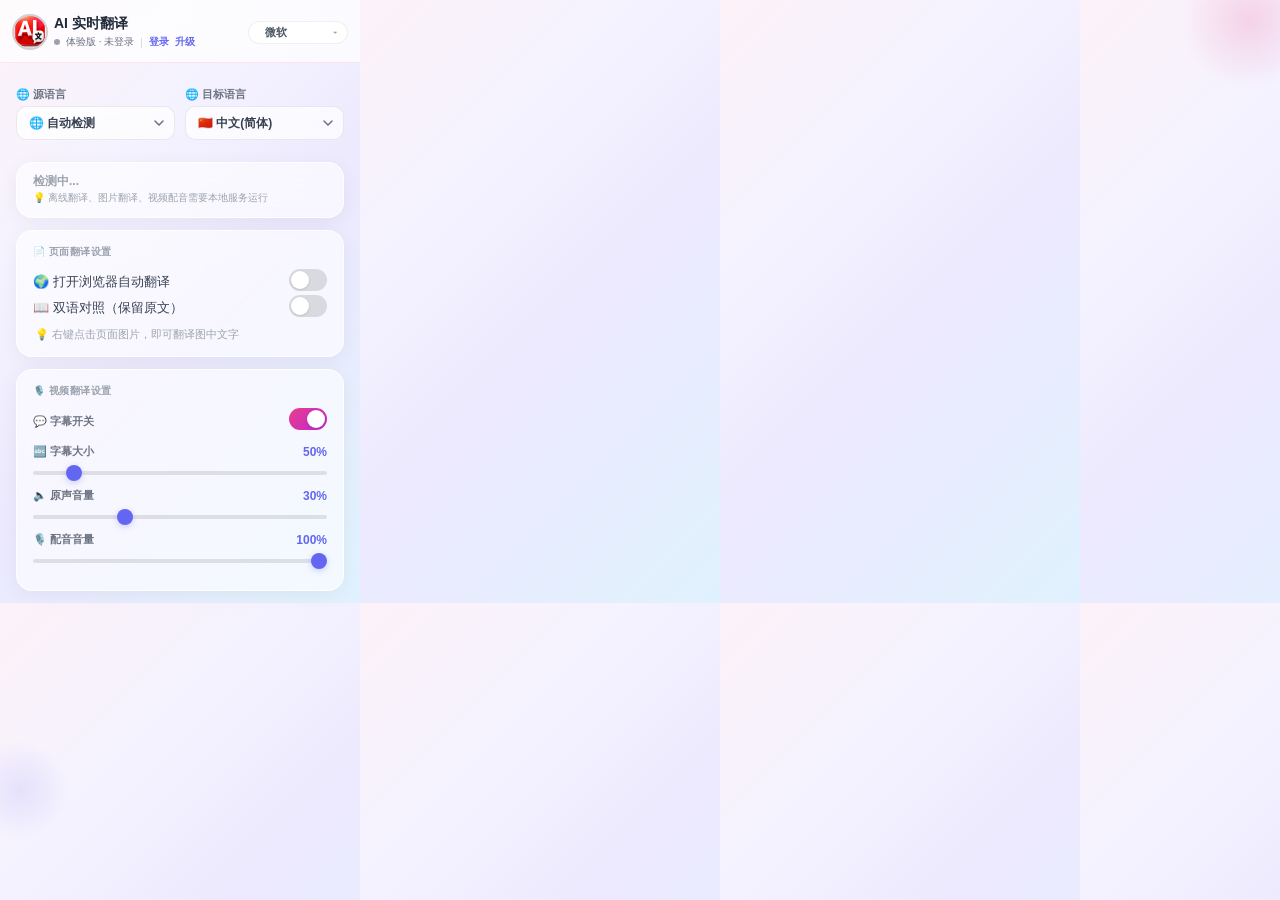
<file: extension/popup/popup.html>
<!DOCTYPE html>
<html lang="zh-CN">
<head>
  <meta charset="UTF-8">
  <meta name="viewport" content="width=360, initial-scale=1.0">
  <title>AI 实时翻译</title>
  <link rel="stylesheet" href="popup.css">
</head>
<body>
    <div class="header" id="header">
      <img class="header-avatar plan-trial" id="headerAvatar" src="../icons/icon.png" alt="AI翻译" title="点击管理账号">
      <div class="header-text">
        <h3>AI 实时翻译</h3>
        <div class="header-sub" id="headerSub">
          <span class="lic-dot anonymous"></span>
          <span id="headerLicText">体验版 · 未登录</span>
          <span class="sep">|</span>
          <a id="headerLogin">登录</a>
          <a id="headerUpgrade">升级</a>
        </div>
      </div>
      <div class="header-badge-wrap">
        <div class="engine-dropdown" id="engineDropdown">
          <div class="engine-dropdown-trigger" id="engineDropdownTrigger">
            <span class="engine-icon" id="engineIcon"></span>
            <span class="engine-label" id="engineLabel">微软</span>
            <span class="engine-arrow">▾</span>
          </div>
        </div>
      </div>
    </div>
    <select id="translateEngine" style="display:none">
      <option value="microsoft">🌐 微软翻译</option>
      <option value="google">🌐 Google 翻译</option>
      <option value="ollama">🖥️ 本地模型</option>
      <option value="deepseek">🤖 DeepSeek</option>
      <option value="doubao">🤖 豆包/火山</option>
      <option value="qwen">🤖 通义千问</option>
      <option value="deepl">🌐 DeepL</option>
    </select>

    <main>
      <div class="form-row lang-row">
        <div class="form-group">
          <label for="sourceLang">🌐 源语言</label>
          <select id="sourceLang">
            <option value="auto">🌐 自动检测</option>
            <option value="en">🇺🇸 英语</option>
            <option value="zh">🇨🇳 中文</option>
            <option value="ja">🇯🇵 日语</option>
            <option value="ko">🇰🇷 韩语</option>
            <option value="fr">🇫🇷 法语</option>
            <option value="de">🇩🇪 德语</option>
            <option value="es">🇪🇸 西班牙语</option>
            <option value="pt">🇧🇷 葡萄牙语</option>
            <option value="ru">🇷🇺 俄语</option>
            <option value="th">🇹🇭 泰语</option>
            <option value="vi">🇻🇳 越南语</option>
          </select>
        </div>
        <div class="form-group">
          <label for="targetLang">🌐 目标语言</label>
          <select id="targetLang">
            <option value="zh-Hans">🇨🇳 中文(简体)</option>
            <option value="en">🇺🇸 英语</option>
            <option value="ja">🇯🇵 日语</option>
            <option value="ko">🇰🇷 韩语</option>
            <option value="fr">🇫🇷 法语</option>
            <option value="de">🇩🇪 德语</option>
            <option value="es">🇪🇸 西班牙语</option>
            <option value="pt">🇧🇷 葡萄牙语</option>
            <option value="ru">🇷🇺 俄语</option>
            <option value="th">🇹🇭 泰语</option>
            <option value="vi">🇻🇳 越南语</option>
          </select>
        </div>
      </div>

      <div class="section-card glass-card" id="localServiceCard">
        <div class="service-row">
          <span id="serviceStatus" class="service-status checking">检测中...</span>
          <button id="installBtn" class="btn-install" style="display:none">一键安装后台服务</button>
        </div>
        <div id="serviceHint" class="service-hint">💡 离线翻译、图片翻译、视频配音需要本地服务运行</div>
        <div id="modelStatusBrief" class="model-status-brief" style="display:none"></div>
        <div id="updateProgressWrap" style="display:none">
          <div id="updateProgressBar" class="model-progress-bar">
            <div id="updateProgressFill" class="model-progress-fill"></div>
          </div>
          <div id="updateProgressDetail" class="model-progress-detail"></div>
        </div>
      </div>

      <div class="section-card glass-card">
        <div class="section-label">📄 页面翻译设置</div>
        <div class="toggle-row">
          <span>🌍 打开浏览器自动翻译</span>
          <label class="switch">
            <input type="checkbox" id="toggleGlobal">
            <span class="slider"></span>
          </label>
        </div>
        <div class="toggle-row">
          <span>📖 双语对照（保留原文）</span>
          <label class="switch">
            <input type="checkbox" id="toggleBilingualPage">
            <span class="slider"></span>
          </label>
        </div>
        <div class="hint-text">💡 右键点击页面图片，即可翻译图中文字</div>
      </div>

      <div class="section-card glass-card">
        <div class="section-label">🎙️ 视频翻译设置</div>

        <div class="form-group">
          <div class="toggle-row">
            <label for="subtitleToggle">💬 字幕开关</label>
            <label class="switch">
              <input type="checkbox" id="subtitleToggle" checked>
              <span class="slider"></span>
            </label>
          </div>
        </div>

        <div class="form-group" id="subtitleSizeSection">
          <div class="slider-row">
            <label for="subtitleSize">🔤 字幕大小 <span id="subtitleSizeVal">50%</span></label>
            <input type="range" id="subtitleSize" min="30" max="200" value="50" step="5">
          </div>
          <div id="subtitleSizeNote" style="display:none;color:#888;font-size:11px;margin-top:4px">浮窗模式下字幕由浮窗控制，此设置不生效</div>
        </div>

        <div class="form-group">
          <div class="slider-row">
            <label for="originalVolume">🔈 原声音量 <span id="originalVolumeVal">30%</span></label>
            <input type="range" id="originalVolume" min="1" max="100" value="30" step="5">
          </div>
          <div id="originalVolumeNote" style="display:none;color:#888;font-size:11px;margin-top:4px">浮窗模式下原声已压低（保留 10% 给 ASR），此设置不生效</div>
        </div>

        <div class="form-group">
          <div class="slider-row">
            <label for="ttsVolume">🎙️ 配音音量 <span id="ttsVolumeVal">100%</span></label>
            <input type="range" id="ttsVolume" min="0" max="100" value="100" step="5">
          </div>
        </div>
      </div>

      <div id="errorMsg" class="error-msg" style="display:none"></div>
    </main>

  <div id="localModelModal" class="modal-overlay" style="display:none">
    <div class="modal-box">
      <h3>🖥️ 本地模型设置</h3>
      <div id="modelStatus" class="model-status">
        <div class="model-status-row">
          <span id="modelStatusIcon" class="model-status-icon">○</span>
          <span id="modelStatusText">检测中...</span>
        </div>
        <div id="modelProgressWrap" style="display:none">
          <div id="modelProgressBar" class="model-progress-bar">
            <div id="modelProgressFill" class="model-progress-fill"></div>
          </div>
          <div id="modelProgressDetail" class="model-progress-detail"></div>
        </div>
        <div id="modelHardwareHint" class="model-hardware-hint" style="display:none"></div>
      </div>
      <div class="modal-actions">
        <button id="localModelCancel" class="btn-cancel">✕ 取消</button>
        <button id="localModelConfirm" class="btn-confirm">✓ 确定</button>
      </div>
    </div>
  </div>

  <div id="apiKeyModal" class="modal-overlay" style="display:none">
    <div class="modal-box">
      <h3 id="apiKeyModalTitle">🔑 API 设置</h3>
      <div class="form-group" id="apiUrlGroup" style="display:none">
        <label for="apiUrl">🔗 API 地址</label>
        <input type="text" id="apiUrl" placeholder="https://api.deepseek.com/v1" spellcheck="false">
      </div>
      <div class="form-group">
        <label for="apiKey">🔑 API Key</label>
        <input type="password" id="apiKey" placeholder="输入 API Key" spellcheck="false">
      </div>
      <div class="form-group" id="apiModelGroup" style="display:none">
        <label for="apiModel">🧠 模型名称</label>
        <input type="text" id="apiModel" placeholder="deepseek-chat" spellcheck="false">
      </div>
      <div class="modal-actions">
        <button id="apiKeyCancel" class="btn-cancel">✕ 取消</button>
        <button id="apiKeyConfirm" class="btn-confirm">✓ 确定</button>
      </div>
    </div>
  </div>


  <script src="popup.js"></script>
</body>
</html>
</file>
<file: extension/popup/popup.css>
/* popup.css — Glass-morphism theme */
*,
*::before,
*::after {
  box-sizing: border-box;
  margin: 0;
  padding: 0;
}

html {
  width: 360px; min-width: 360px; max-width: 360px;
  border-radius: 12px;
  background: linear-gradient(135deg, #fdf2f8 0%, #f5f3ff 28%, #ede9fe 55%, #e0f2fe 100%);
}

body {
  width: 360px; min-width: 360px; max-width: 360px;
  max-height: 700px;
  border-radius: 12px;
  font-family: -apple-system, "PingFang SC", "Microsoft YaHei", sans-serif;
  font-size: 13px;
  color: #374151;
  background: linear-gradient(135deg, #fdf2f8 0%, #f5f3ff 28%, #ede9fe 55%, #e0f2fe 100%);
  overflow-y: auto; overflow-x: hidden;
  scrollbar-width: none;
  position: relative;
}

body::-webkit-scrollbar, html::-webkit-scrollbar { display: none; }

/* Decorative light spots */
body::before {
  content: ''; position: fixed; pointer-events: none; z-index: 0;
  top: -50px; right: -40px;
  width: 140px; height: 140px;
  background: radial-gradient(circle, rgba(232,62,140,0.18), transparent 70%);
  border-radius: 50%;
}
body::after {
  content: ''; position: fixed; pointer-events: none; z-index: 0;
  bottom: 60px; left: -30px;
  width: 100px; height: 100px;
  background: radial-gradient(circle, rgba(99,102,241,0.12), transparent 70%);
  border-radius: 50%;
}

/* ─── Header ─────────────────────────────── */
.header {
  background: rgba(255,255,255,0.7);
  backdrop-filter: blur(20px);
  -webkit-backdrop-filter: blur(20px);
  border-bottom: 1px solid rgba(232,62,140,0.12);
  color: #1f2937;
  padding: 14px 12px 12px;
  display: flex; align-items: center; gap: 6px;
  position: relative; z-index: 1;
}

.header-avatar {
  width: 36px; height: 36px; border-radius: 50%;
  border: 2.5px solid rgba(232,62,140,0.35);
  object-fit: cover; flex-shrink: 0; cursor: pointer;
  transition: border-color 0.3s, box-shadow 0.3s;
}
.header-avatar.plan-trial { border-color: rgba(156,163,175,0.5); }
.header-avatar.plan-pro   { border-color: rgba(165,243,252,0.7); box-shadow: 0 0 10px rgba(165,243,252,0.35); }

.header-text { flex: 1; min-width: 0; }
.header-text h3 {
  font-size: 14px; font-weight: 800; color: #1f2937;
  white-space: nowrap; overflow: hidden; text-overflow: ellipsis;
}

.header-sub {
  font-size: 10px; color: #6b7280; margin-top: 2px;
  display: flex; align-items: center; gap: 6px; flex-wrap: wrap;
}
.header-sub .lic-dot {
  width: 6px; height: 6px; border-radius: 50%; flex-shrink: 0;
}
.header-sub .lic-dot.active { background: #10b981; }
.header-sub .lic-dot.grace  { background: #f59e0b; }
.header-sub .lic-dot.anonymous { background: #9ca3af; }
.header-sub a {
  color: #6366f1; cursor: pointer; text-decoration: none;
  font-weight: 700; white-space: nowrap;
}
.header-sub a:hover { color: #4f46e5; text-decoration: underline; }
.header-sub .sep { color: #d1d5db; }

.header-badge-wrap {
  margin-left: auto; flex-shrink: 0;
  position: relative;
}

/* ─── Engine Dropdown (custom) ──────────── */
.engine-dropdown { position: relative; }

.engine-dropdown-trigger {
  display: flex; align-items: center; gap: 6px;
  min-width: 100px;
  background: rgba(255,255,255,0.7);
  backdrop-filter: blur(8px);
  -webkit-backdrop-filter: blur(8px);
  border: 1px solid rgba(0,0,0,0.06);
  border-radius: 20px; padding: 3px 10px;
  font-size: 11px; font-weight: 600; white-space: nowrap;
  cursor: pointer; color: #4b5563;
  user-select: none;
}
.engine-dropdown-trigger:hover { background: rgba(255,255,255,0.9); border-color: rgba(99,102,241,0.3); }
.engine-dropdown.open .engine-dropdown-trigger { border-color: rgba(99,102,241,0.4); background: rgba(255,255,255,0.95); }

.engine-icon { display: flex; align-items: center; flex-shrink: 0; }
.engine-icon svg { display: block; }

.engine-label { flex: 1; }
.engine-arrow { font-size: 8px; color: #9ca3af; transition: transform 0.2s; }
.engine-dropdown.open .engine-arrow { transform: rotate(180deg); }

.engine-dropdown-panel {
  position: fixed;
  min-width: 170px;
  background: rgba(255,255,255,0.96);
  backdrop-filter: blur(16px);
  -webkit-backdrop-filter: blur(16px);
  border: 1px solid rgba(0,0,0,0.08);
  border-radius: 12px; padding: 4px;
  box-shadow: 0 12px 40px rgba(0,0,0,0.12);
  z-index: 9999;
}

.engine-option {
  display: flex; align-items: center; gap: 8px;
  padding: 7px 10px; border-radius: 8px;
  font-size: 12px; font-weight: 600; color: #374151;
  cursor: pointer; white-space: nowrap;
  transition: background 0.1s;
}
.engine-option:hover { background: rgba(99,102,241,0.08); }
.engine-option.active { background: rgba(99,102,241,0.12); color: #4f46e5; }

/* ─── Shared Language Row ───────────────── */
.lang-row {
  padding: 12px 0 0;
}

/* ─── Glass Card ────────────────────────── */
.glass-card {
  background: rgba(255,255,255,0.6);
  backdrop-filter: blur(14px);
  -webkit-backdrop-filter: blur(14px);
  border: 1px solid rgba(255,255,255,0.75);
  border-radius: 16px;
  box-shadow: 0 4px 20px rgba(0,0,0,0.05);
}

.section-card {
  margin: 12px 0;
  padding: 14px 16px;
  position: relative; z-index: 1;
}

#localServiceCard {
  padding: 12px 16px;
}

.section-label {
  font-size: 10px; font-weight: 700; color: #9ca3af;
  text-transform: uppercase; letter-spacing: 0.5px;
  margin-bottom: 10px;
}

/* ─── Status Indicator ───────────────────── */
#statusIndicator {
  display: flex;
  align-items: center;
  gap: 4px;
  font-size: 10px;
  font-weight: 600;
  padding: 3px 10px;
  border-radius: 20px;
  white-space: nowrap;
}

.status-idle {
  color: #9ca3af;
  background: rgba(255,255,255,0.5);
}
.status-connected {
  color: #6366f1;
  background: rgba(99,102,241,0.1);
}
.status-listening {
  color: #059669;
  background: rgba(5,150,105,0.1);
  animation: pulse 2s infinite;
}
.status-starting {
  color: #d97706;
  background: rgba(217,119,6,0.1);
}
.status-error {
  color: #dc2626;
  background: rgba(220,38,38,0.08);
}

.dot {
  width: 6px;
  height: 6px;
  border-radius: 50%;
  background: currentColor;
  flex-shrink: 0;
}

@keyframes pulse {
  0%, 100% { opacity: 1; }
  50% { opacity: 0.5; }
}

/* ─── Main Content ───────────────────────── */
main {
  padding: 12px 16px 0;
  position: relative; z-index: 1;
}

/* ─── Form Elements ──────────────────────── */
.form-group {
  margin-bottom: 10px;
}

.form-row {
  display: flex;
  gap: 10px;
}

.form-row .form-group {
  flex: 1;
}

label {
  display: block;
  font-size: 11px;
  font-weight: 600;
  color: #6b7280;
  margin-bottom: 4px;
}

select, input[type="text"], input[type="password"], input[type="email"] {
  width: 100%;
  padding: 9px 12px;
  border: 1px solid rgba(0,0,0,0.08);
  border-radius: 10px;
  font-size: 12px;
  font-weight: 600;
  color: #374151;
  background: rgba(255,255,255,0.7);
  backdrop-filter: blur(6px);
  -webkit-backdrop-filter: blur(6px);
  outline: none;
  cursor: pointer;
  transition: border-color 0.2s, box-shadow 0.2s;
  font-family: inherit;
}

select:focus, input[type="text"]:focus {
  border-color: rgba(232,62,140,0.4);
  box-shadow: 0 0 0 3px rgba(232,62,140,0.06);
}

select {
  appearance: none;
  background-image: url("data:image/svg+xml,%3Csvg width='10' height='6' viewBox='0 0 10 6' fill='none' xmlns='http://www.w3.org/2000/svg'%3E%3Cpath d='M1 1l4 4 4-4' stroke='%236b7280' stroke-width='1.5' stroke-linecap='round'/%3E%3C/svg%3E");
  background-repeat: no-repeat;
  background-position: right 10px center;
  padding-right: 28px;
}

/* ─── Local Service ─────────────────────── */
.service-row {
  display: flex;
  align-items: center;
  justify-content: space-between;
  gap: 10px;
}

.service-status {
  font-size: 12px;
  font-weight: 600;
  line-height: 1;
}

.status-dot {
  display: inline-block;
  width: 8px;
  height: 8px;
  border-radius: 50%;
  margin-right: 6px;
  vertical-align: baseline;
  flex-shrink: 0;
}

.service-status.checking .status-dot { background: #9ca3af; }
.service-status.running .status-dot   { background: #10b981; box-shadow: 0 0 6px rgba(16,185,129,0.4); }
.service-status.stopped .status-dot   { background: #ef4444; box-shadow: 0 0 6px rgba(239,68,68,0.3); }

.service-status.checking { color: #9ca3af; }

.service-hint {
  font-size: 10px;
  color: #9ca3af;
  margin-top: 4px;
  line-height: 1.4;
}
.service-status.running   { color: #374151; }
.service-status.stopped   { color: #dc2626; }

.btn-install {
  width: auto !important;
  padding: 6px 14px !important;
  margin: 0 !important;
  font-size: 11px !important; font-weight: 600 !important;
  border-radius: 8px !important;
  background: linear-gradient(135deg, #059669, #10b981) !important;
  color: #fff !important;
  white-space: nowrap;
  flex-shrink: 0;
  box-shadow: 0 2px 8px rgba(5,150,105,0.25);
  transition: all 0.2s;
}
.btn-install:hover {
  box-shadow: 0 4px 12px rgba(5,150,105,0.35);
  transform: translateY(-1px);
}

/* ─── Button ─────────────────────────────── */
button {
  width: 100%;
  padding: 14px;
  border: none;
  border-radius: 14px;
  font-size: 15px;
  font-weight: 700;
  cursor: pointer;
  transition: all 0.25s;
  display: flex;
  align-items: center;
  justify-content: center;
  gap: 8px;
  margin-top: 4px;
  font-family: inherit;
}

button:active {
  transform: scale(0.98);
}

/* ─── Error Message ──────────────────────── */
.error-msg {
  margin-top: 10px;
  padding: 8px 12px;
  background: rgba(254,226,226,0.7);
  backdrop-filter: blur(6px);
  -webkit-backdrop-filter: blur(6px);
  color: #dc2626;
  border-radius: 10px;
  font-size: 12px;
  border: 1px solid rgba(252,165,165,0.3);
}

/* ─── Hint Text ──────────────────────────── */
.hint-text {
  font-size: 11px;
  color: #9ca3af;
  margin-top: 6px;
  padding-left: 2px;
}

/* ─── Toggle Switch ──────────────────────── */
.toggle-row {
  display: flex;
  justify-content: space-between;
  align-items: center;
}

.toggle-row > label:first-child {
  margin-bottom: 0;
}

.switch {
  position: relative;
  display: inline-block;
  width: 38px;
  height: 22px;
  flex-shrink: 0;
}

.switch input {
  opacity: 0;
  width: 0;
  height: 0;
}

.switch .slider {
  position: absolute;
  inset: 0;
  background: rgba(0,0,0,0.12);
  border-radius: 22px;
  cursor: pointer;
  transition: background 0.2s;
}

.switch .slider::before {
  content: "";
  position: absolute;
  width: 18px;
  height: 18px;
  left: 2px;
  top: 2px;
  background: #fff;
  border-radius: 50%;
  box-shadow: 0 1px 3px rgba(0,0,0,0.12);
  transition: transform 0.2s;
}

.switch input:checked + .slider {
  background: linear-gradient(135deg, #e83e8c, #c026d3);
}

.switch input:checked + .slider::before {
  transform: translateX(16px);
}

/* ─── Range Sliders ──────────────────────── */
.slider-row label {
  display: flex;
  justify-content: space-between;
  align-items: center;
}

.slider-row label span {
  font-weight: 600;
  color: #6366f1;
  font-size: 12px;
}

input[type="range"] {
  -webkit-appearance: none;
  appearance: none;
  width: 100%;
  height: 4px;
  border-radius: 2px;
  background: rgba(0,0,0,0.1);
  outline: none;
  padding: 0;
  margin-top: 6px;
  cursor: pointer;
}

input[type="range"]::-webkit-slider-thumb {
  -webkit-appearance: none;
  appearance: none;
  width: 16px;
  height: 16px;
  border-radius: 50%;
  background: #6366f1;
  cursor: pointer;
  box-shadow: 0 2px 6px rgba(99,102,241,0.3);
}

input[type="range"]::-webkit-slider-thumb:hover {
  background: #4f46e5;
}

input[type="range"]:focus {
  box-shadow: none;
}

/* ─── Floating mode notes ────────────────── */
#subtitleSizeNote,
#originalVolumeNote {
  color: #9ca3af !important;
  font-size: 10px !important;
  margin-top: 4px;
}

/* ─── Modal ──────────────────────────────── */
.modal-overlay {
  position: fixed;
  inset: 0;
  background: rgba(0,0,0,0.35);
  backdrop-filter: blur(4px);
  -webkit-backdrop-filter: blur(4px);
  display: flex;
  align-items: center;
  justify-content: center;
  z-index: 100;
  border-radius: 12px;
}

.modal-box {
  background: rgba(255,255,255,0.88);
  backdrop-filter: blur(24px);
  -webkit-backdrop-filter: blur(24px);
  border: 1px solid rgba(255,255,255,0.8);
  border-radius: 20px;
  width: 300px;
  padding: 16px 20px;
  box-shadow: 0 20px 60px rgba(0,0,0,0.15);
}

.modal-box h3 {
  font-size: 14px;
  font-weight: 800;
  color: #111827;
  margin-bottom: 14px;
}

.modal-actions {
  display: flex;
  gap: 8px;
  margin-top: 16px;
}

.modal-actions button {
  flex: 1;
  padding: 9px;
  border: none;
  border-radius: 10px;
  font-size: 12px;
  font-weight: 700;
  cursor: pointer;
}

.btn-cancel {
  border: 1px solid rgba(0,0,0,0.08) !important;
  background: rgba(255,255,255,0.6) !important;
  color: #6b7280 !important;
  backdrop-filter: blur(6px);
  -webkit-backdrop-filter: blur(6px);
}

.btn-confirm {
  background: linear-gradient(135deg, #6366f1, #8b5cf6) !important;
  color: #fff !important;
  box-shadow: 0 4px 14px rgba(99,102,241,0.25);
}

/* ─── Login Modal ────────────────────────── */
.lic-modal-bg {
  display: none; position: fixed; inset: 0;
  background: rgba(0,0,0,0.35);
  backdrop-filter: blur(4px);
  -webkit-backdrop-filter: blur(4px);
  z-index: 999; align-items: center; justify-content: center;
  border-radius: 12px;
}
.lic-modal-bg.show { display: flex; }

.lic-modal {
  background: rgba(255,255,255,0.88);
  backdrop-filter: blur(24px);
  -webkit-backdrop-filter: blur(24px);
  border: 1px solid rgba(255,255,255,0.8);
  border-radius: 20px; width: 340px; padding: 20px;
  box-shadow: 0 20px 60px rgba(0,0,0,0.15);
  position: relative;
}
.lic-modal h4 { font-size: 14px; font-weight: 800; color: #111827; margin-bottom: 4px; }
.lic-modal p  { font-size: 11px; color: #6b7280; margin-bottom: 12px; }
.lic-modal input {
  width: 100%; padding: 9px 12px;
  border: 1px solid rgba(0,0,0,0.08); border-radius: 10px;
  font-size: 12px; outline: none; margin-bottom: 8px;
  background: rgba(255,255,255,0.7);
}
.lic-modal input:focus { border-color: #8b5cf6; box-shadow: 0 0 0 3px rgba(139,92,246,0.08); }

.lic-modal-actions { display: flex; gap: 8px; margin-top: 6px; }
.lic-modal .btn-cancel {
  flex: 1; padding: 9px;
  border: 1px solid rgba(0,0,0,0.08);
  background: rgba(255,255,255,0.6); color: #6b7280;
  border-radius: 10px; font-size: 12px; font-weight: 700; cursor: pointer;
  backdrop-filter: blur(6px);
  -webkit-backdrop-filter: blur(6px);
}
.lic-modal .btn-ok {
  flex: 1; padding: 9px; border: none;
  background: linear-gradient(135deg,#6366f1,#8b5cf6);
  color: white; border-radius: 10px; font-size: 12px; font-weight: 700; cursor: pointer;
  box-shadow: 0 4px 14px rgba(99,102,241,0.25);
}
.lic-msg { font-size: 11px; min-height: 14px; margin: 4px 0 8px; color: #ef4444; }
.lic-msg.ok { color: #10b981; }

.auth-row { display: flex !important; gap: 6px; flex-wrap: nowrap; align-items: center; }
.auth-row input { flex: 1; min-width: 120px; }
.auth-row .btn-mini { flex-shrink: 0; width: auto !important; display: inline-flex !important; }
.btn-mini {
  padding: 9px 14px; font-size: 11px; font-weight: 700;
  background: linear-gradient(135deg, #6366f1, #8b5cf6);
  color: #fff;
  border: none;
  border-radius: 10px; cursor: pointer; white-space: nowrap;
  box-shadow: 0 2px 8px rgba(99,102,241,0.3);
  width: auto; flex-shrink: 0; line-height: 1.2;
  transition: all 0.25s;
  min-width: 80px; text-align: center;
}
.btn-mini:hover { background: linear-gradient(135deg, #4f46e5, #7c3aed); box-shadow: 0 4px 14px rgba(99,102,241,0.4); }
.btn-mini:active { transform: scale(0.96); }
.btn-mini:disabled {
  background: rgba(243,244,246,0.7); color: #9ca3af;
  box-shadow: none; cursor: not-allowed; transform: none;
}
.auth-tip { font-size: 10px; color: #9ca3af; margin-top: -2px; margin-bottom: 8px; }

/* Modal close button */
.modal-close {
  position: absolute; top: 12px; right: 14px;
  width: 28px; height: 28px;
  display: flex; align-items: center; justify-content: center;
  border: none; background: rgba(0,0,0,0.06);
  border-radius: 50%; font-size: 16px; color: #6b7280;
  cursor: pointer; line-height: 1; transition: background 0.15s;
}
.modal-close:hover { background: rgba(0,0,0,0.12); color: #374151; }

/* ─── Model Status Brief ─────────────────── */
.model-status-brief {
  font-size: 12px;
  font-weight: 600;
  margin-top: 6px;
  line-height: 1;
}
.model-status-brief.checking .status-dot { background: #9ca3af; }
.model-status-brief.running .status-dot   { background: #10b981; box-shadow: 0 0 6px rgba(16,185,129,0.4); }
.model-status-brief.stopped .status-dot   { background: #ef4444; box-shadow: 0 0 6px rgba(239,68,68,0.3); }

.model-status-brief.checking { color: #9ca3af; }
.model-status-brief.running   { color: #374151; }
.model-status-brief.stopped   { color: #dc2626; }

/* ─── Model Status ────────────────────────── */
.model-status {
  margin-top: 10px;
  padding: 10px 12px;
  background: rgba(255,255,255,0.5);
  border-radius: 10px;
  border: 1px solid rgba(0,0,0,0.05);
  cursor: default;
}

.model-status-row {
  display: flex;
  align-items: center;
  gap: 6px;
}

.model-status-icon {
  font-size: 14px;
  flex-shrink: 0;
  color: #9ca3af;
}

#modelStatusText {
  font-size: 11px;
  font-weight: 600;
  color: #4b5563;
}

/* ─── Model Progress Bar ──────────────────── */
.model-progress-bar {
  margin-top: 8px;
  height: 4px;
  border-radius: 2px;
  background: rgba(0,0,0,0.06);
  overflow: hidden;
}

.model-progress-fill {
  height: 100%;
  width: 0%;
  border-radius: 2px;
  background: linear-gradient(90deg, #059669, #10b981);
  transition: width 0.3s ease;
}

.model-progress-detail {
  margin-top: 5px;
  font-size: 10px;
  font-weight: 500;
  color: #9ca3af;
}

.model-hardware-hint {
  margin-top: 6px;
  font-size: 10px;
  color: #9ca3af;
}
</file>
